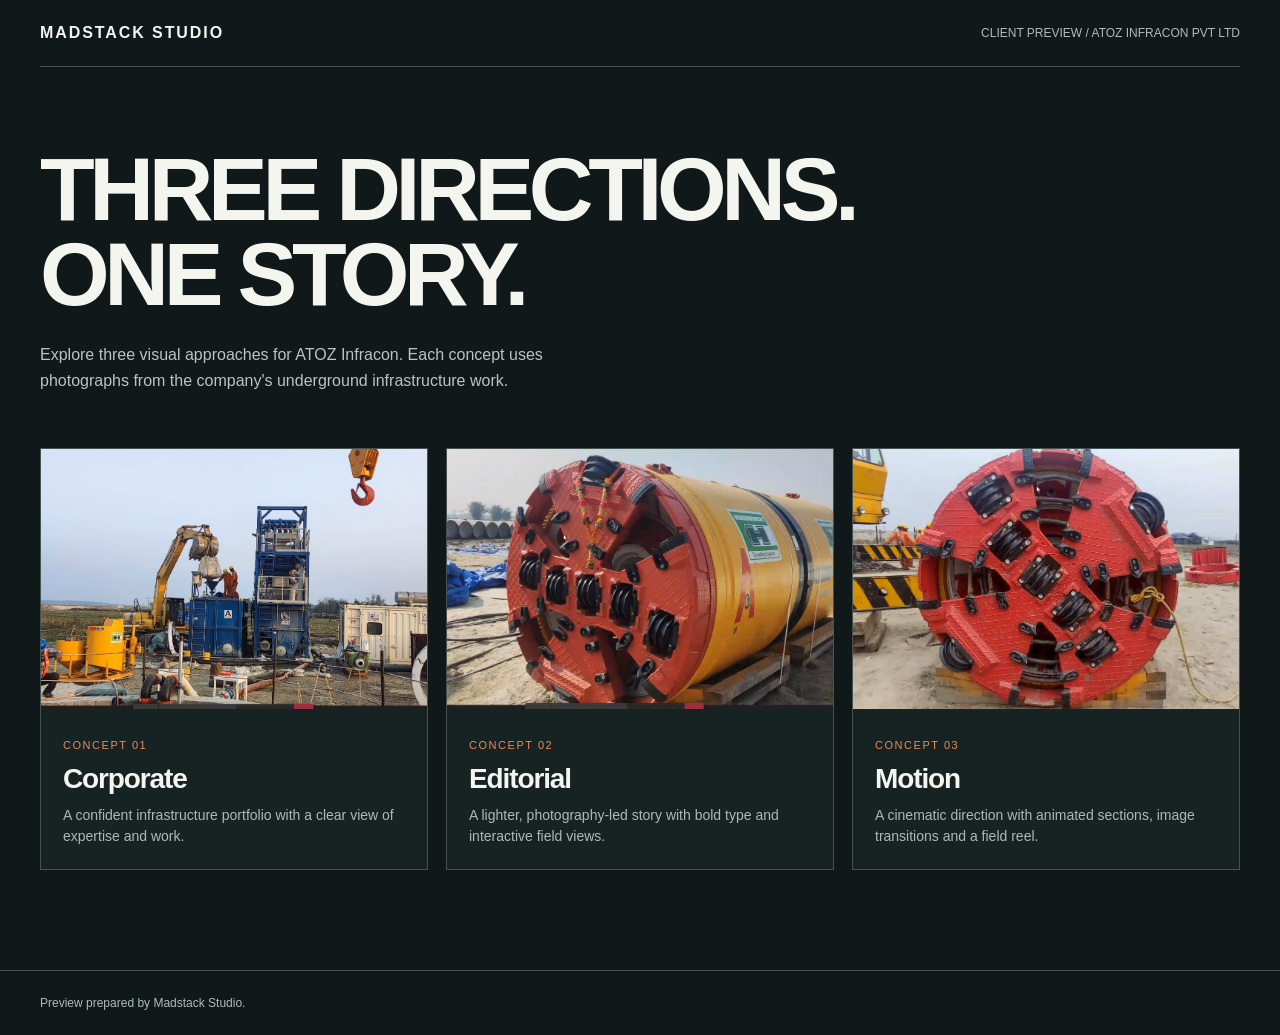
<file: index.html>
<!doctype html>
<html lang="en">
<head>
  <meta charset="utf-8">
  <meta name="viewport" content="width=device-width, initial-scale=1">
  <meta name="robots" content="noindex,nofollow">
  <title>ATOZ Infracon — Website Concepts | Madstack Studio</title>
  <style>
    *{box-sizing:border-box}body{margin:0;background:#101819;color:#f5f5f0;font-family:Arial,sans-serif}a{color:inherit;text-decoration:none}.wrap{width:min(100% - 40px,1200px);margin:auto}header{padding:24px 0;border-bottom:1px solid #475252;display:flex;justify-content:space-between;gap:20px;align-items:center}header strong{letter-spacing:.12em}header span{font-size:12px;color:#aebcba}main{padding:80px 0 100px}h1{font-size:clamp(44px,7vw,100px);letter-spacing:-.06em;line-height:.95;margin:0 0 25px}.intro{color:#b9c5c0;line-height:1.6;max-width:560px;margin:0 0 55px}.grid{display:grid;grid-template-columns:repeat(3,1fr);gap:18px}.card{display:block;border:1px solid #465251;background:#172323;overflow:hidden;transition:transform .25s,border-color .25s}.card:hover{transform:translateY(-6px);border-color:#e8652b}.card img{width:100%;height:260px;object-fit:cover}.card div{padding:22px}.card small{font-size:11px;letter-spacing:.14em;color:#e98a59}.card h2{font-size:28px;letter-spacing:-.04em;margin:10px 0}.card p{color:#acbab5;font-size:14px;line-height:1.5;margin:0}footer{border-top:1px solid #475252;padding:25px 0;font-size:12px;color:#aebcba}@media(max-width:750px){header span{display:none}.grid{grid-template-columns:1fr}.card img{height:240px}main{padding:55px 0 70px}}
  </style>
</head>
<body>
  <div class="wrap"><header><strong>MADSTACK STUDIO</strong><span>CLIENT PREVIEW / ATOZ INFRACON PVT LTD</span></header></div>
  <main class="wrap"><h1>THREE DIRECTIONS.<br>ONE STORY.</h1><p class="intro">Explore three visual approaches for ATOZ Infracon. Each concept uses photographs from the company's underground infrastructure work.</p><div class="grid">
    <a class="card" href="concept-01/"><img src="concept-01/assets/site-equipment.png" alt="Underground construction site"><div><small>CONCEPT 01</small><h2>Corporate</h2><p>A confident infrastructure portfolio with a clear view of expertise and work.</p></div></a>
    <a class="card" href="concept-02/"><img src="concept-02/assets/tbm-main.png" alt="Tunnel boring machine"><div><small>CONCEPT 02</small><h2>Editorial</h2><p>A lighter, photography-led story with bold type and interactive field views.</p></div></a>
    <a class="card" href="concept-03/"><img src="concept-03/assets/tbm-front.png" alt="Front of a tunnel boring machine"><div><small>CONCEPT 03</small><h2>Motion</h2><p>A cinematic direction with animated sections, image transitions and a field reel.</p></div></a>
  </div></main>
  <footer><div class="wrap">Preview prepared by Madstack Studio.</div></footer>
</body>
</html>
</file>
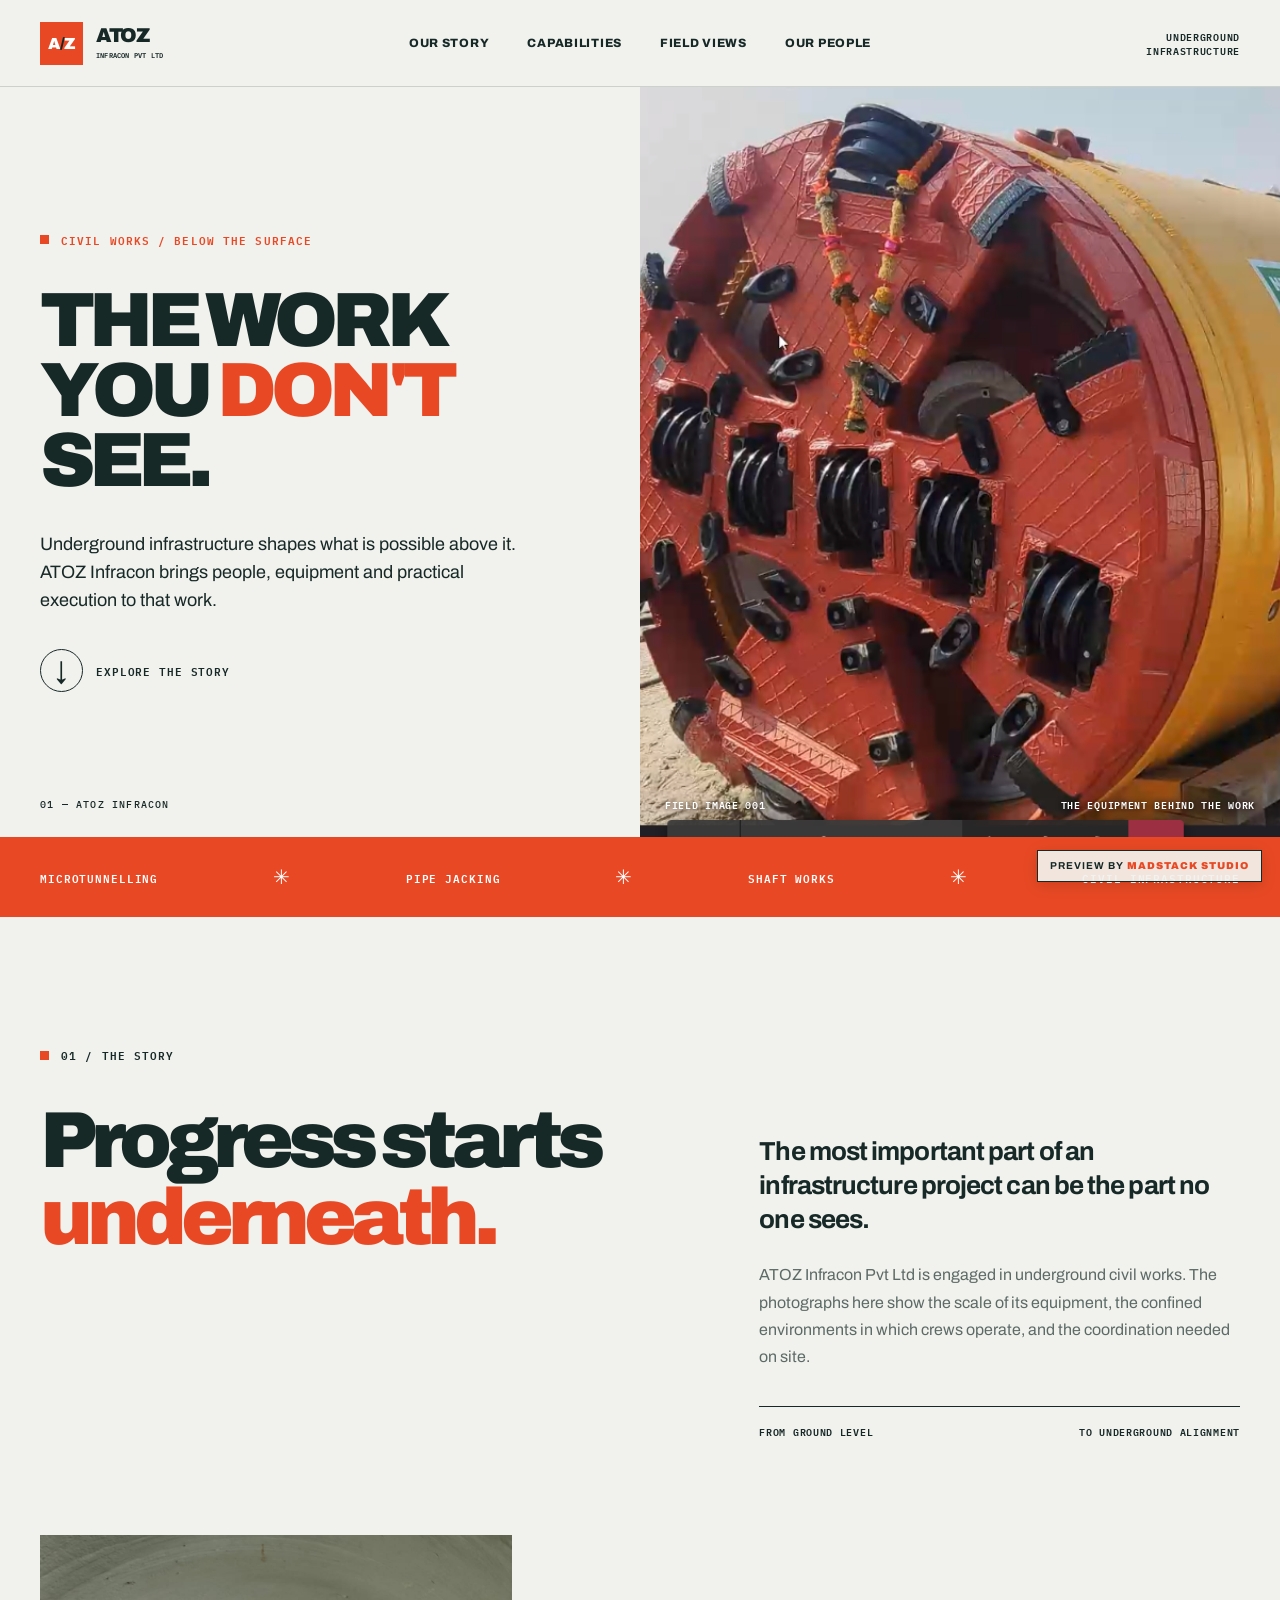
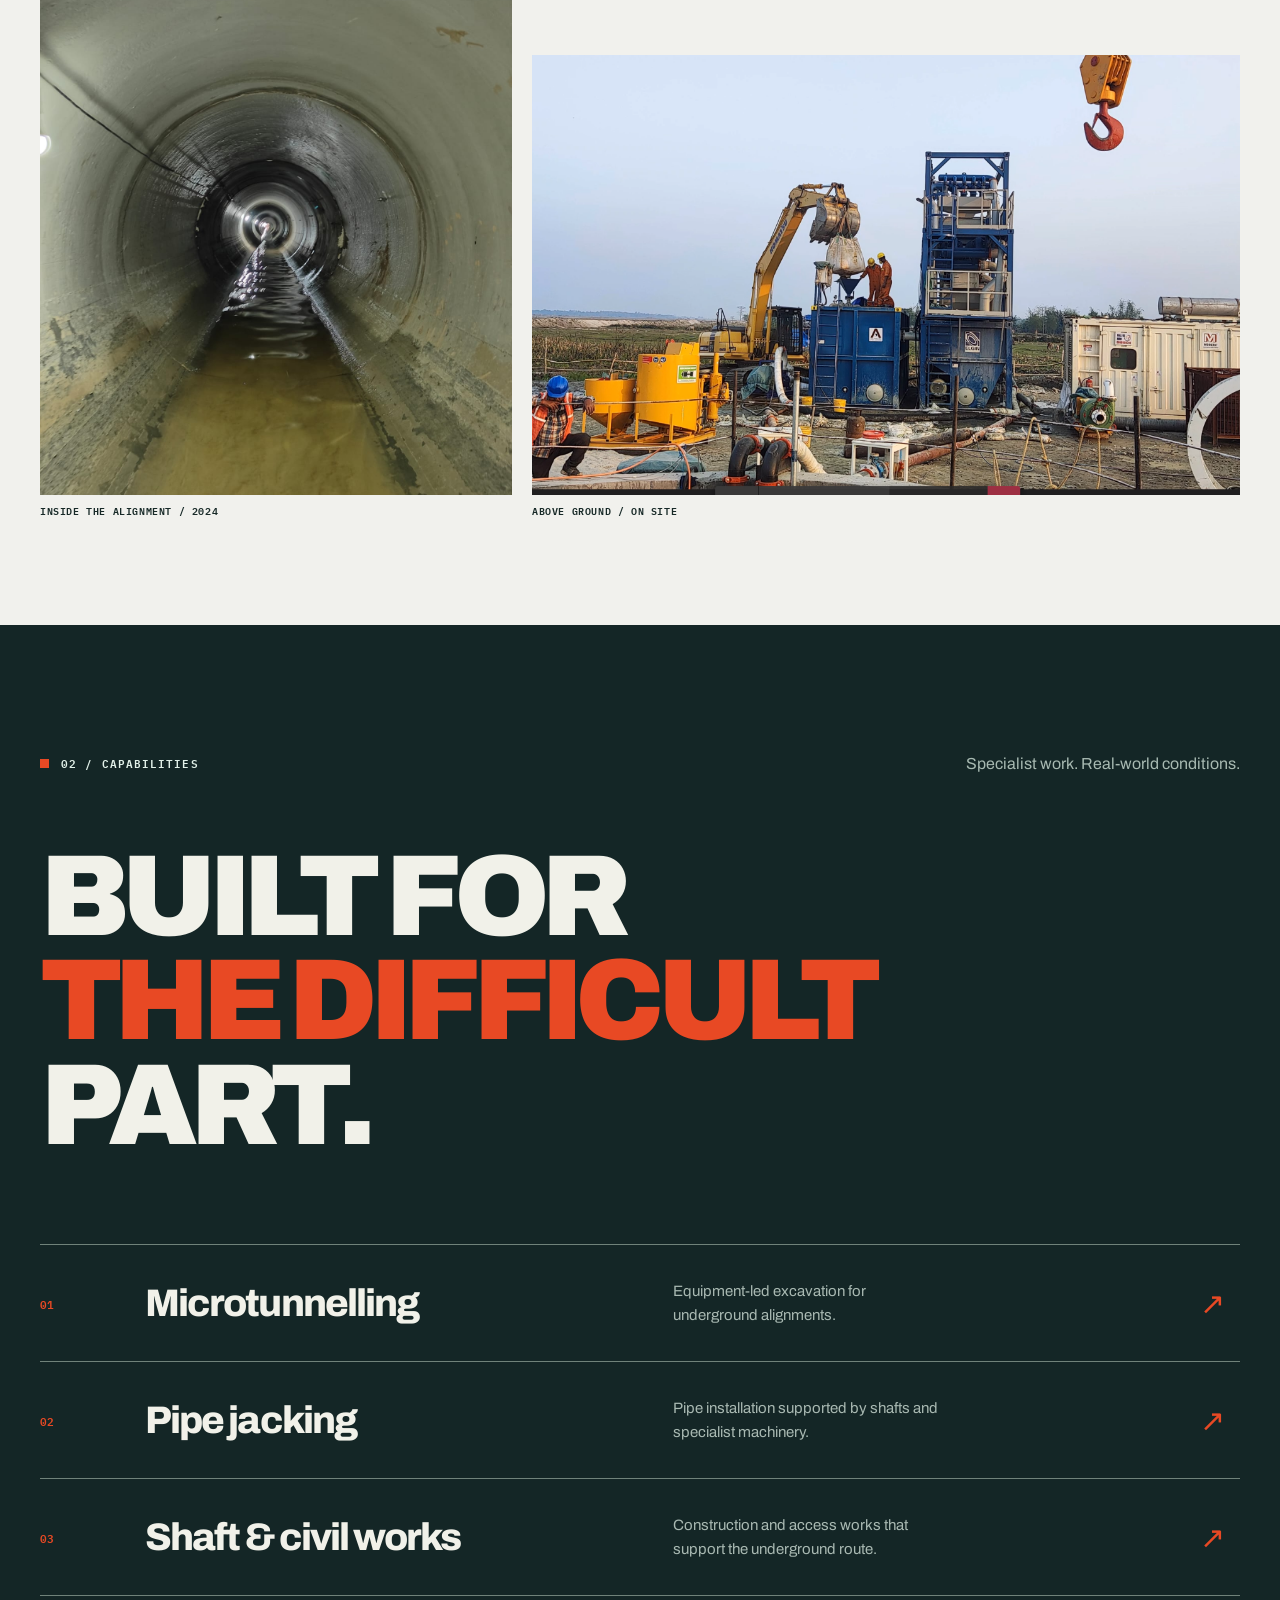
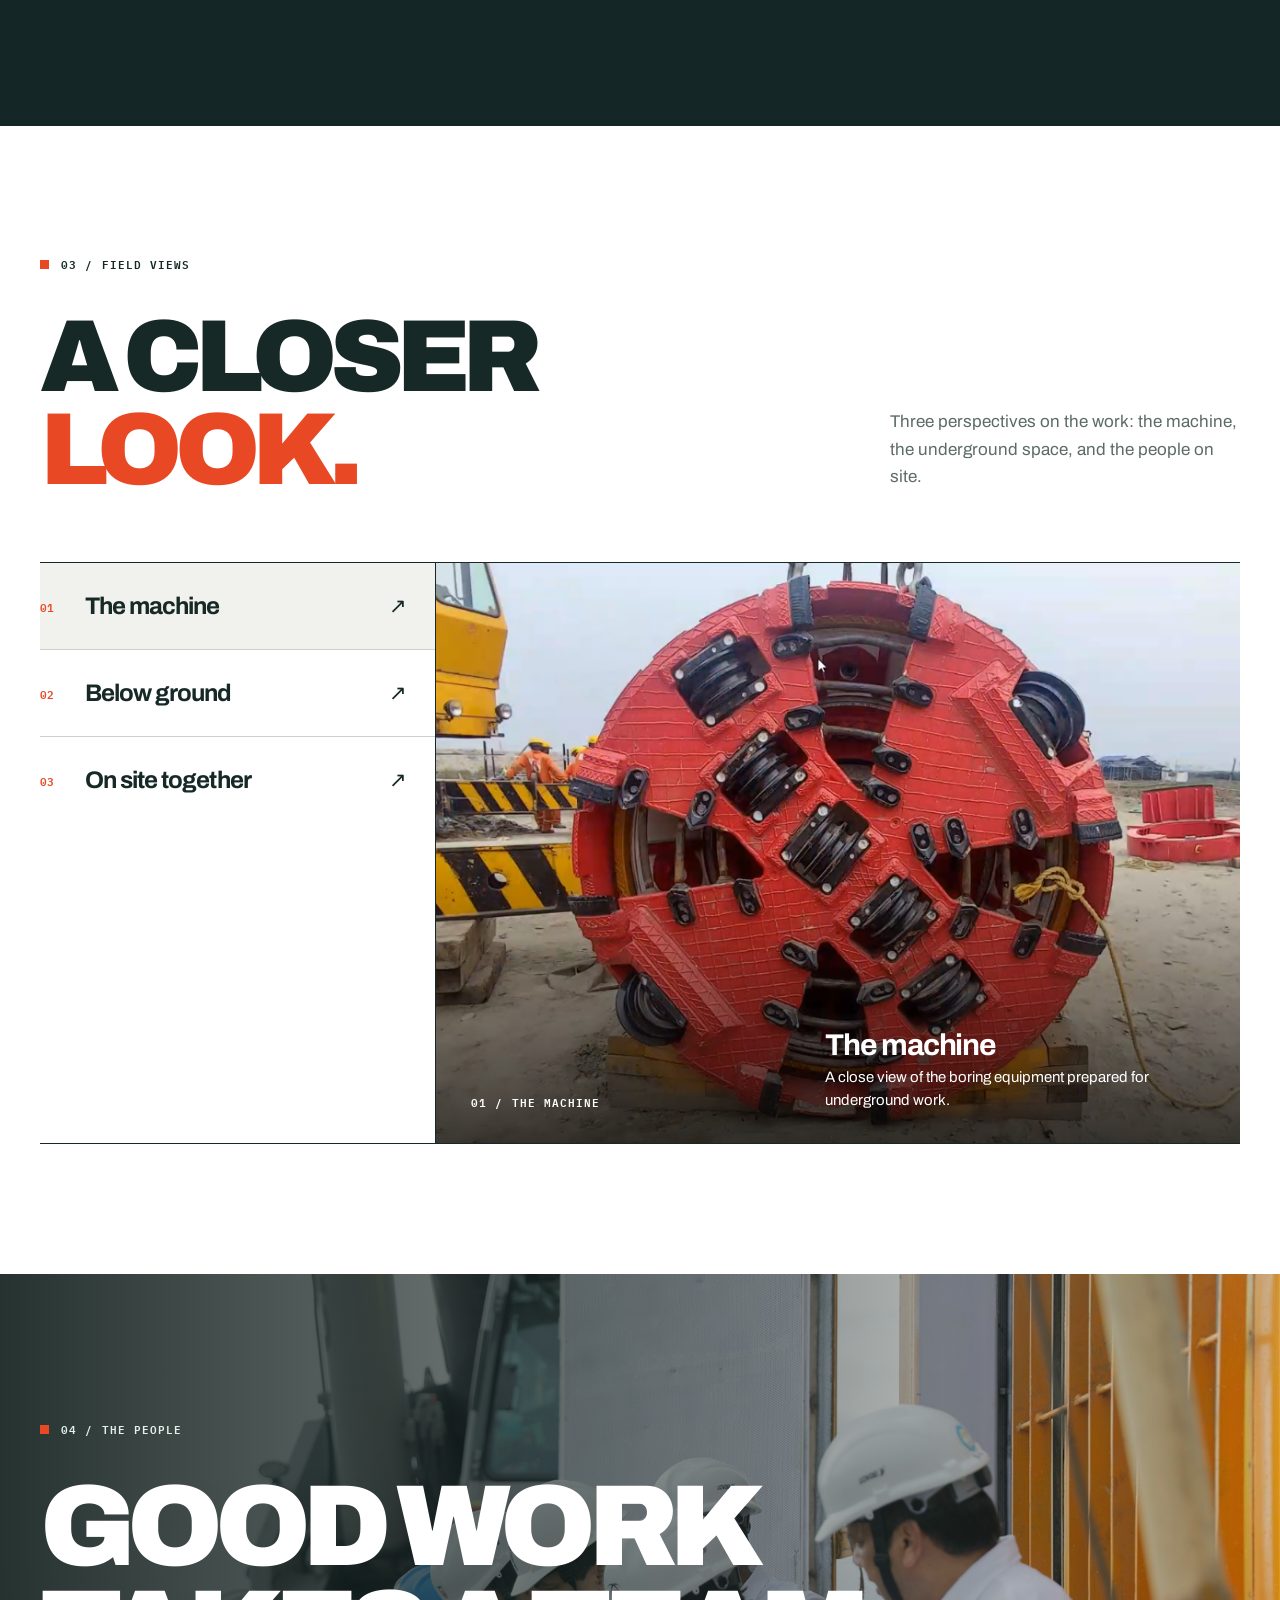
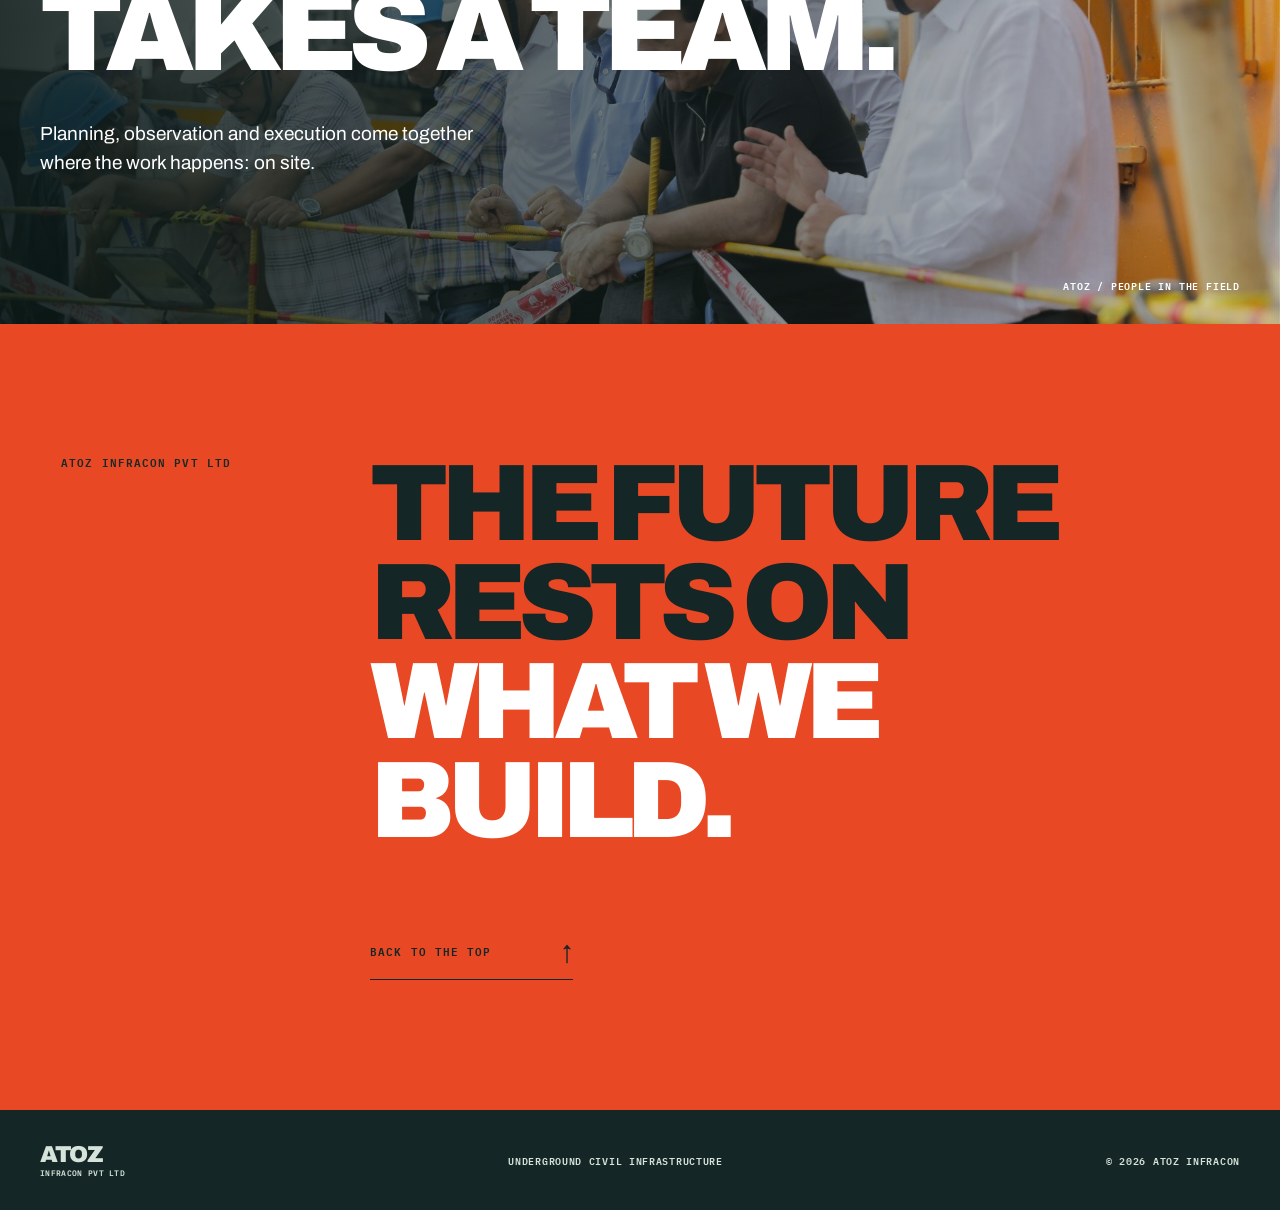
<file: concept-02/index.html>
<!doctype html>
<html lang="en">
<head>
  <meta charset="utf-8">
  <meta name="viewport" content="width=device-width, initial-scale=1">
  <meta name="robots" content="noindex,nofollow">
  <meta name="theme-color" content="#f1f1ed">
  <meta name="description" content="ATOZ Infracon Pvt Ltd — a photographic look at underground civil infrastructure, tunnelling and the people behind the work.">
  <title>ATOZ Infracon | Built Below Ground</title>
  <link rel="preconnect" href="https://fonts.googleapis.com">
  <link rel="preconnect" href="https://fonts.gstatic.com" crossorigin>
  <link href="https://fonts.googleapis.com/css2?family=Archivo:wght@400;500;600;700;800;900&family=IBM+Plex+Mono:wght@400;500;600&display=swap" rel="stylesheet">
  <link rel="stylesheet" href="styles.css">
</head>
<body>
  <a class="skip" href="#main">Skip to content</a>
  <header class="header" id="top">
    <div class="wrap header-grid">
      <a class="identity" href="#top" aria-label="ATOZ Infracon home"><span class="identity-symbol" aria-hidden="true">A<span>/</span>Z</span><span class="identity-text">ATOZ<br><small>INFRACON PVT LTD</small></span></a>
      <nav class="nav" id="nav" aria-label="Primary navigation"><a href="#story">Our story</a><a href="#capabilities">Capabilities</a><a href="#field">Field views</a><a href="#team">Our people</a></nav>
      <div class="header-side"><span>UNDERGROUND<br>INFRASTRUCTURE</span><button class="menu" type="button" aria-label="Open menu" aria-expanded="false" aria-controls="nav"><span></span><span></span></button></div>
    </div>
  </header>
  <main id="main">
    <section class="hero" aria-labelledby="hero-title">
      <div class="hero-copy"><div class="hero-copy-inner"><p class="micro"><span class="square"></span> CIVIL WORKS / BELOW THE SURFACE</p><h1 id="hero-title">THE WORK<br>YOU <em>DON'T</em><br>SEE.</h1><p class="hero-lead">Underground infrastructure shapes what is possible above it. ATOZ Infracon brings people, equipment and practical execution to that work.</p><a class="circle-link" href="#story"><span class="circle-arrow" aria-hidden="true">↓</span><span>EXPLORE THE STORY</span></a></div><span class="hero-coordinate">01 — ATOZ INFRACON</span></div>
      <div class="hero-media"><img src="assets/tbm-main.png" alt="Red and yellow tunnel boring machine at a construction site" fetchpriority="high"><div class="media-label"><span>FIELD IMAGE 001</span><span>THE EQUIPMENT BEHIND THE WORK</span></div></div>
    </section>
    <div class="ticker" aria-label="Key areas of work"><div class="wrap ticker-inner"><span>MICROTUNNELLING</span><b>✳</b><span>PIPE JACKING</span><b>✳</b><span>SHAFT WORKS</span><b>✳</b><span>CIVIL INFRASTRUCTURE</span></div></div>
    <section class="story section-space" id="story" aria-labelledby="story-title"><div class="wrap story-grid"><div class="story-heading"><p class="micro dark"><span class="square"></span> 01 / THE STORY</p><h2 id="story-title">Progress starts<br><em>underneath.</em></h2></div><div class="story-text"><p class="large">The most important part of an infrastructure project can be the part no one sees.</p><p>ATOZ Infracon Pvt Ltd is engaged in underground civil works. The photographs here show the scale of its equipment, the confined environments in which crews operate, and the coordination needed on site.</p><div class="story-line"><span>FROM GROUND LEVEL</span><span>TO UNDERGROUND ALIGNMENT</span></div></div></div><div class="wrap story-images"><div class="story-image-a"><img src="assets/tunnel-interior.jpeg" alt="View through the interior of a long underground pipe" loading="lazy"><span>INSIDE THE ALIGNMENT / 2024</span></div><div class="story-image-b"><img src="assets/site-equipment.png" alt="Specialist construction equipment working on an open site" loading="lazy"><span>ABOVE GROUND / ON SITE</span></div></div></section>
    <section class="capabilities section-space" id="capabilities" aria-labelledby="capabilities-title"><div class="wrap"><div class="section-top"><p class="micro light"><span class="square"></span> 02 / CAPABILITIES</p><p>Specialist work. Real-world conditions.</p></div><h2 id="capabilities-title">BUILT FOR<br><em>THE DIFFICULT</em><br>PART.</h2><div class="cap-list"><article><span>01</span><h3>Microtunnelling</h3><p>Equipment-led excavation for underground alignments.</p><span class="cap-mark" aria-hidden="true">↗</span></article><article><span>02</span><h3>Pipe jacking</h3><p>Pipe installation supported by shafts and specialist machinery.</p><span class="cap-mark" aria-hidden="true">↗</span></article><article><span>03</span><h3>Shaft &amp; civil works</h3><p>Construction and access works that support the underground route.</p><span class="cap-mark" aria-hidden="true">↗</span></article></div></div></section>
    <section class="field section-space" id="field" aria-labelledby="field-title"><div class="wrap"><div class="field-header"><div><p class="micro dark"><span class="square"></span> 03 / FIELD VIEWS</p><h2 id="field-title">A CLOSER<br><em>LOOK.</em></h2></div><p>Three perspectives on the work: the machine, the underground space, and the people on site.</p></div><div class="field-layout"><div class="field-tabs" role="tablist" aria-label="Field photographs"><button class="field-tab selected" type="button" role="tab" id="tab-machine" aria-controls="field-panel" aria-selected="true" data-image="assets/tbm-front.png" data-alt="Front face of a red tunnel boring machine" data-label="01 / THE MACHINE" data-title="The machine" data-copy="A close view of the boring equipment prepared for underground work."><span>01</span><strong>The machine</strong><span aria-hidden="true">↗</span></button><button class="field-tab" type="button" role="tab" id="tab-underground" aria-controls="field-panel" aria-selected="false" tabindex="-1" data-image="assets/shaft-work.jpeg" data-alt="Workers and pipe jacking equipment inside a shaft" data-label="02 / UNDERGROUND" data-title="Below ground" data-copy="Inside the shaft, the scale and precision of the work become visible."><span>02</span><strong>Below ground</strong><span aria-hidden="true">↗</span></button><button class="field-tab" type="button" role="tab" id="tab-people" aria-controls="field-panel" aria-selected="false" tabindex="-1" data-image="assets/crew-aerial.jpg" data-alt="Aerial view of construction crew gathered on site" data-label="03 / THE PEOPLE" data-title="On site together" data-copy="The crews and site teams behind each stage of construction."><span>03</span><strong>On site together</strong><span aria-hidden="true">↗</span></button></div><div class="field-panel" id="field-panel" role="tabpanel" aria-labelledby="tab-machine" tabindex="0"><img id="field-image" src="assets/tbm-front.png" alt="Front face of a red tunnel boring machine" loading="lazy"><div class="field-caption"><span id="field-label">01 / THE MACHINE</span><div><h3 id="field-name">The machine</h3><p id="field-copy">A close view of the boring equipment prepared for underground work.</p></div></div></div></div></div></section>
    <section class="team" id="team" aria-labelledby="team-title"><img src="assets/site-team.jpg" alt="Site team reviewing works together in hard hats" loading="lazy"><div class="team-shade"></div><div class="wrap team-content"><p class="micro light"><span class="square"></span> 04 / THE PEOPLE</p><h2 id="team-title">GOOD WORK<br>TAKES A TEAM.</h2><p>Planning, observation and execution come together where the work happens: on site.</p></div><span class="team-note">ATOZ / PEOPLE IN THE FIELD</span></section>
    <section class="closing section-space"><div class="wrap closing-grid"><p class="micro dark"><span class="square"></span> ATOZ INFRACON PVT LTD</p><h2>THE FUTURE<br>RESTS ON<br><em>WHAT WE BUILD.</em></h2><a href="#top" class="closing-link">BACK TO THE TOP <span aria-hidden="true">↑</span></a></div></section>
  </main>
  <footer class="footer"><div class="wrap footer-inner"><span>ATOZ <small>INFRACON PVT LTD</small></span><span>UNDERGROUND CIVIL INFRASTRUCTURE</span><span>© <span id="year"></span> ATOZ INFRACON</span></div></footer>
  <script src="script.js" defer></script>
  <div class="preview-mark" aria-label="Preview by Madstack Studio">PREVIEW BY <strong>MADSTACK STUDIO</strong></div>
</body>
</html>
</file>
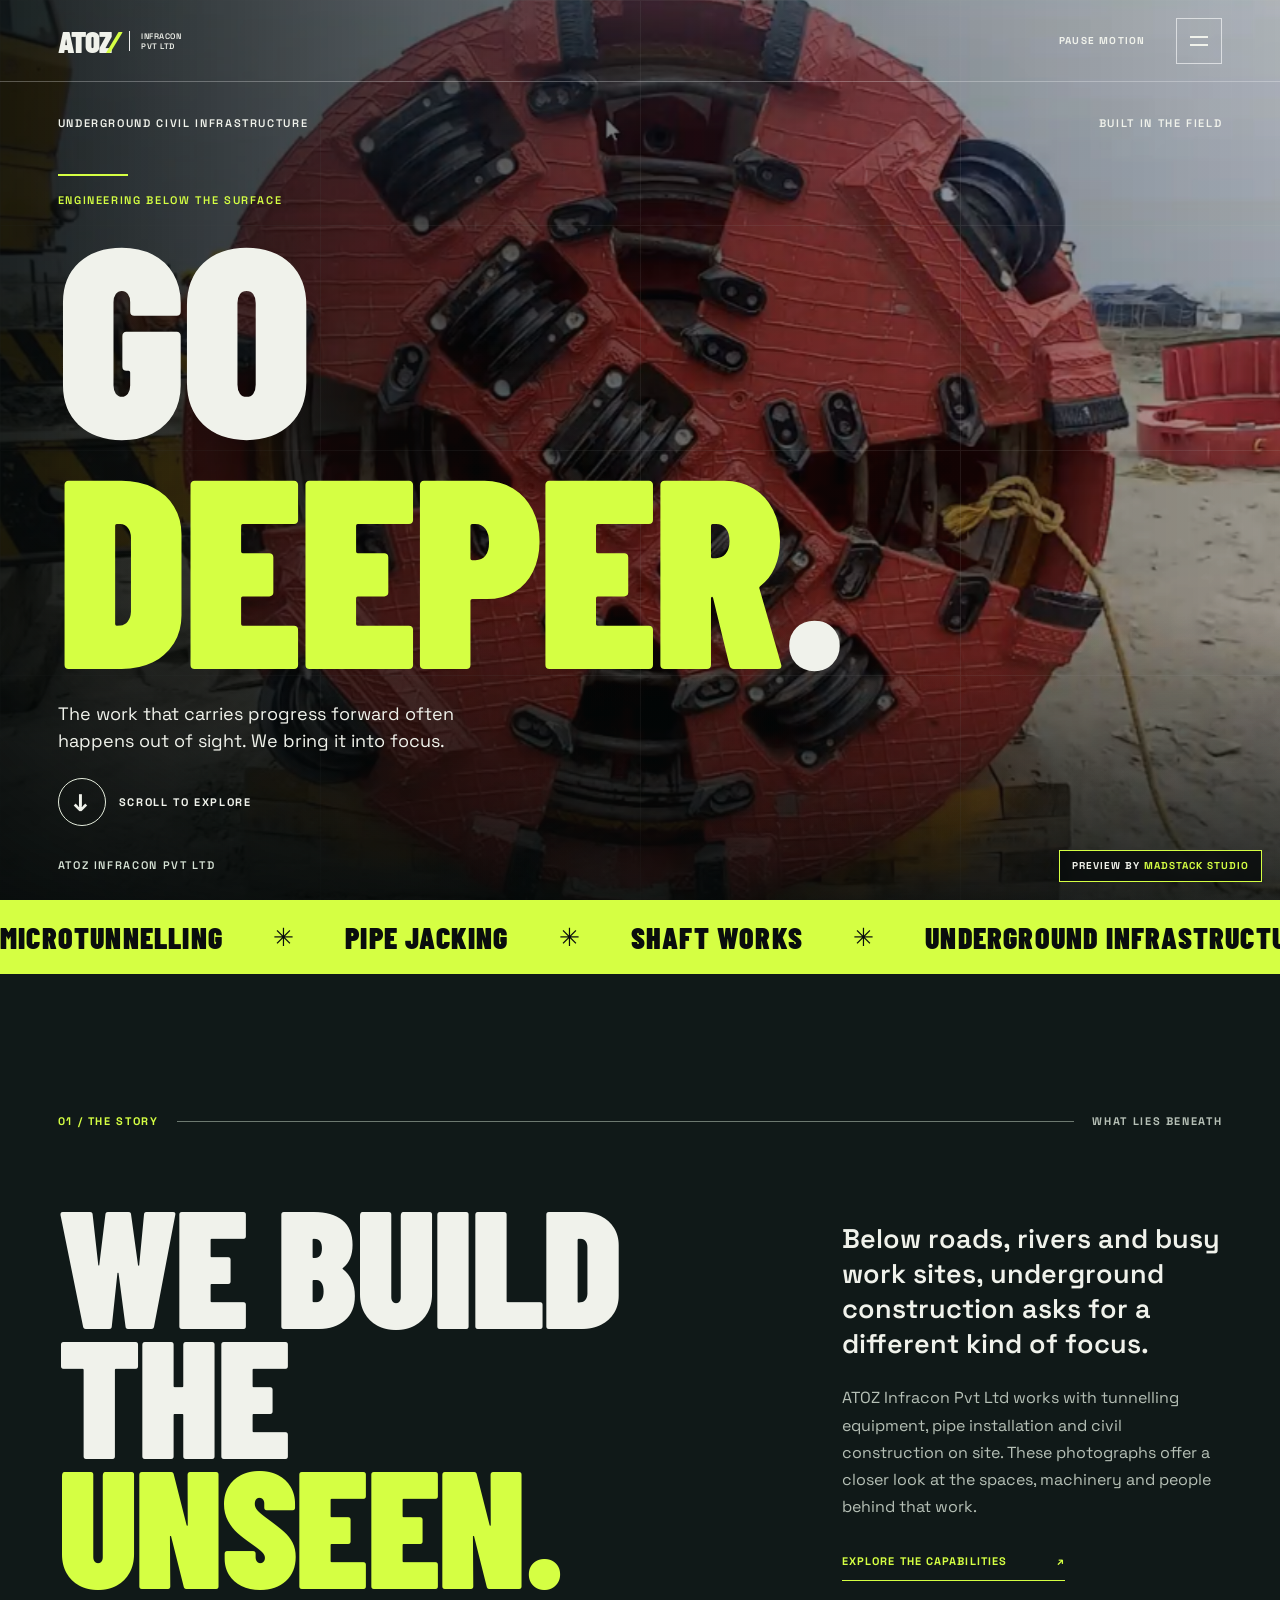
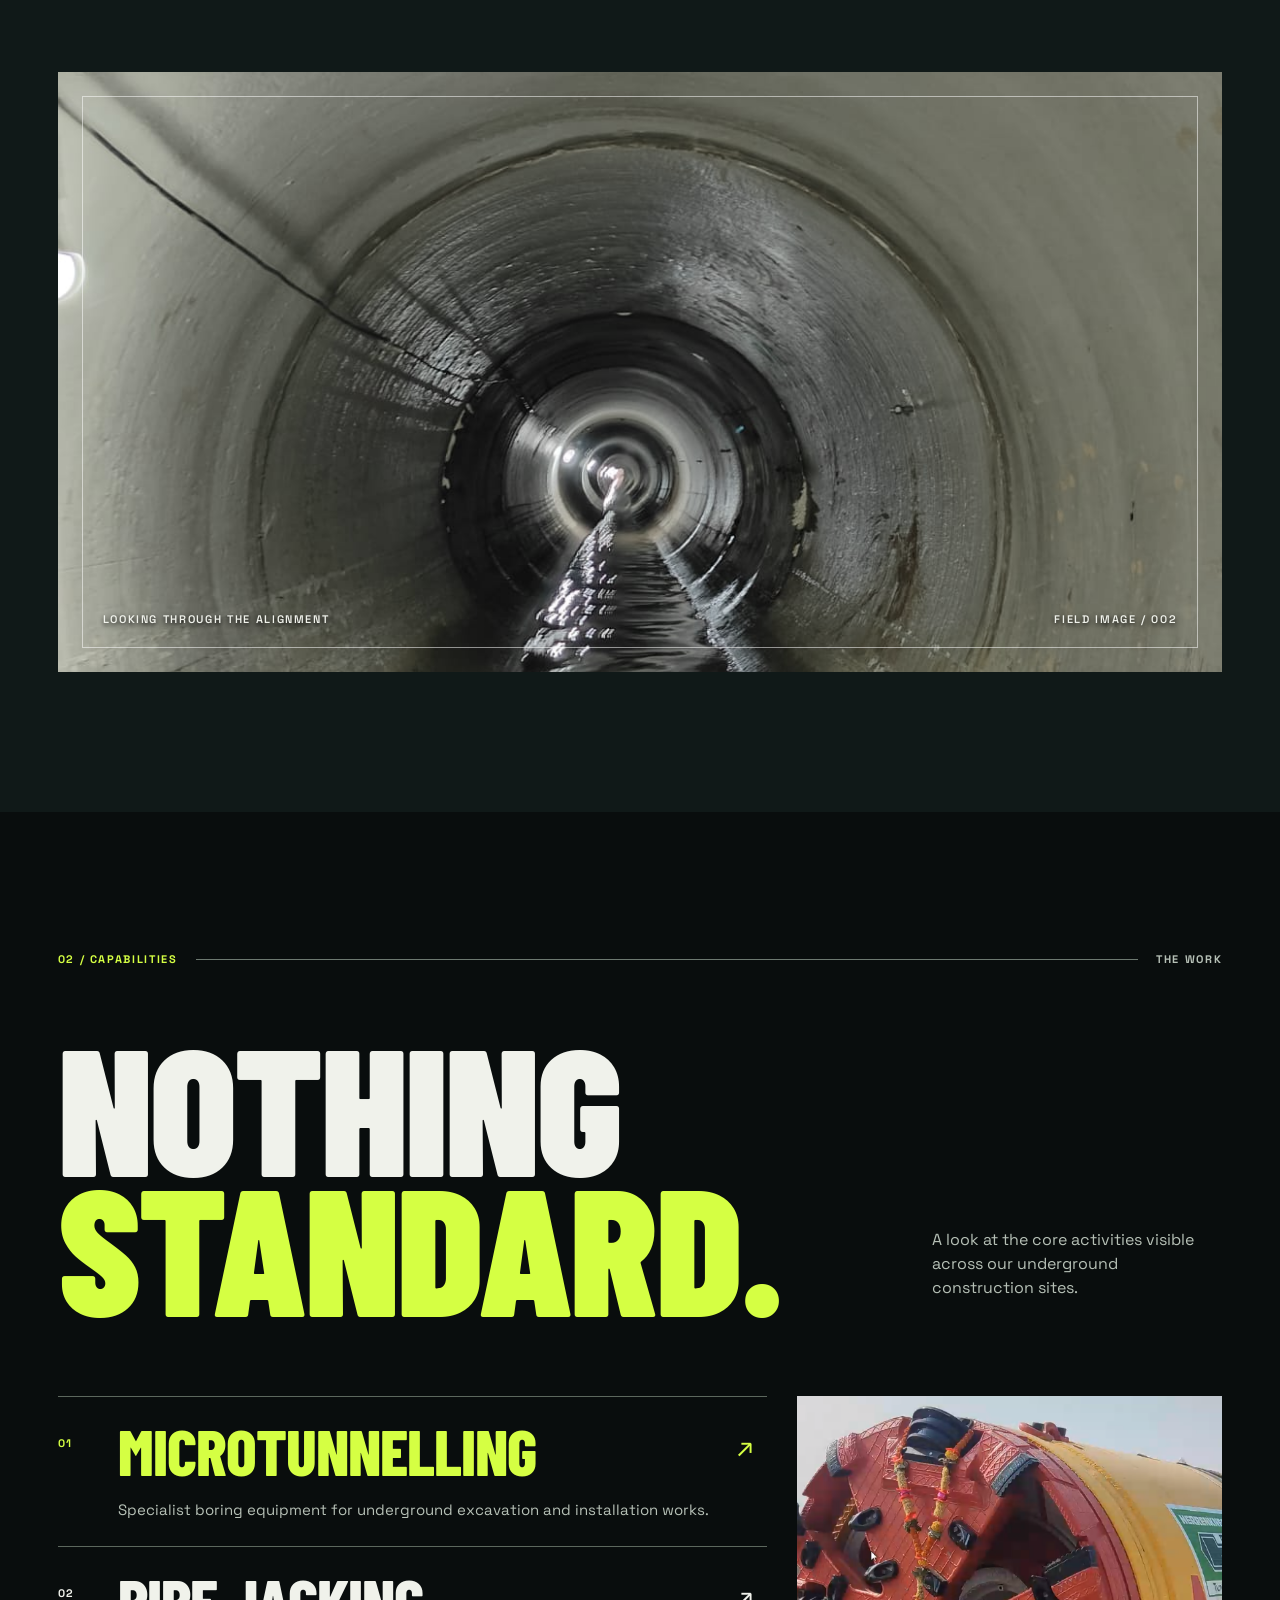
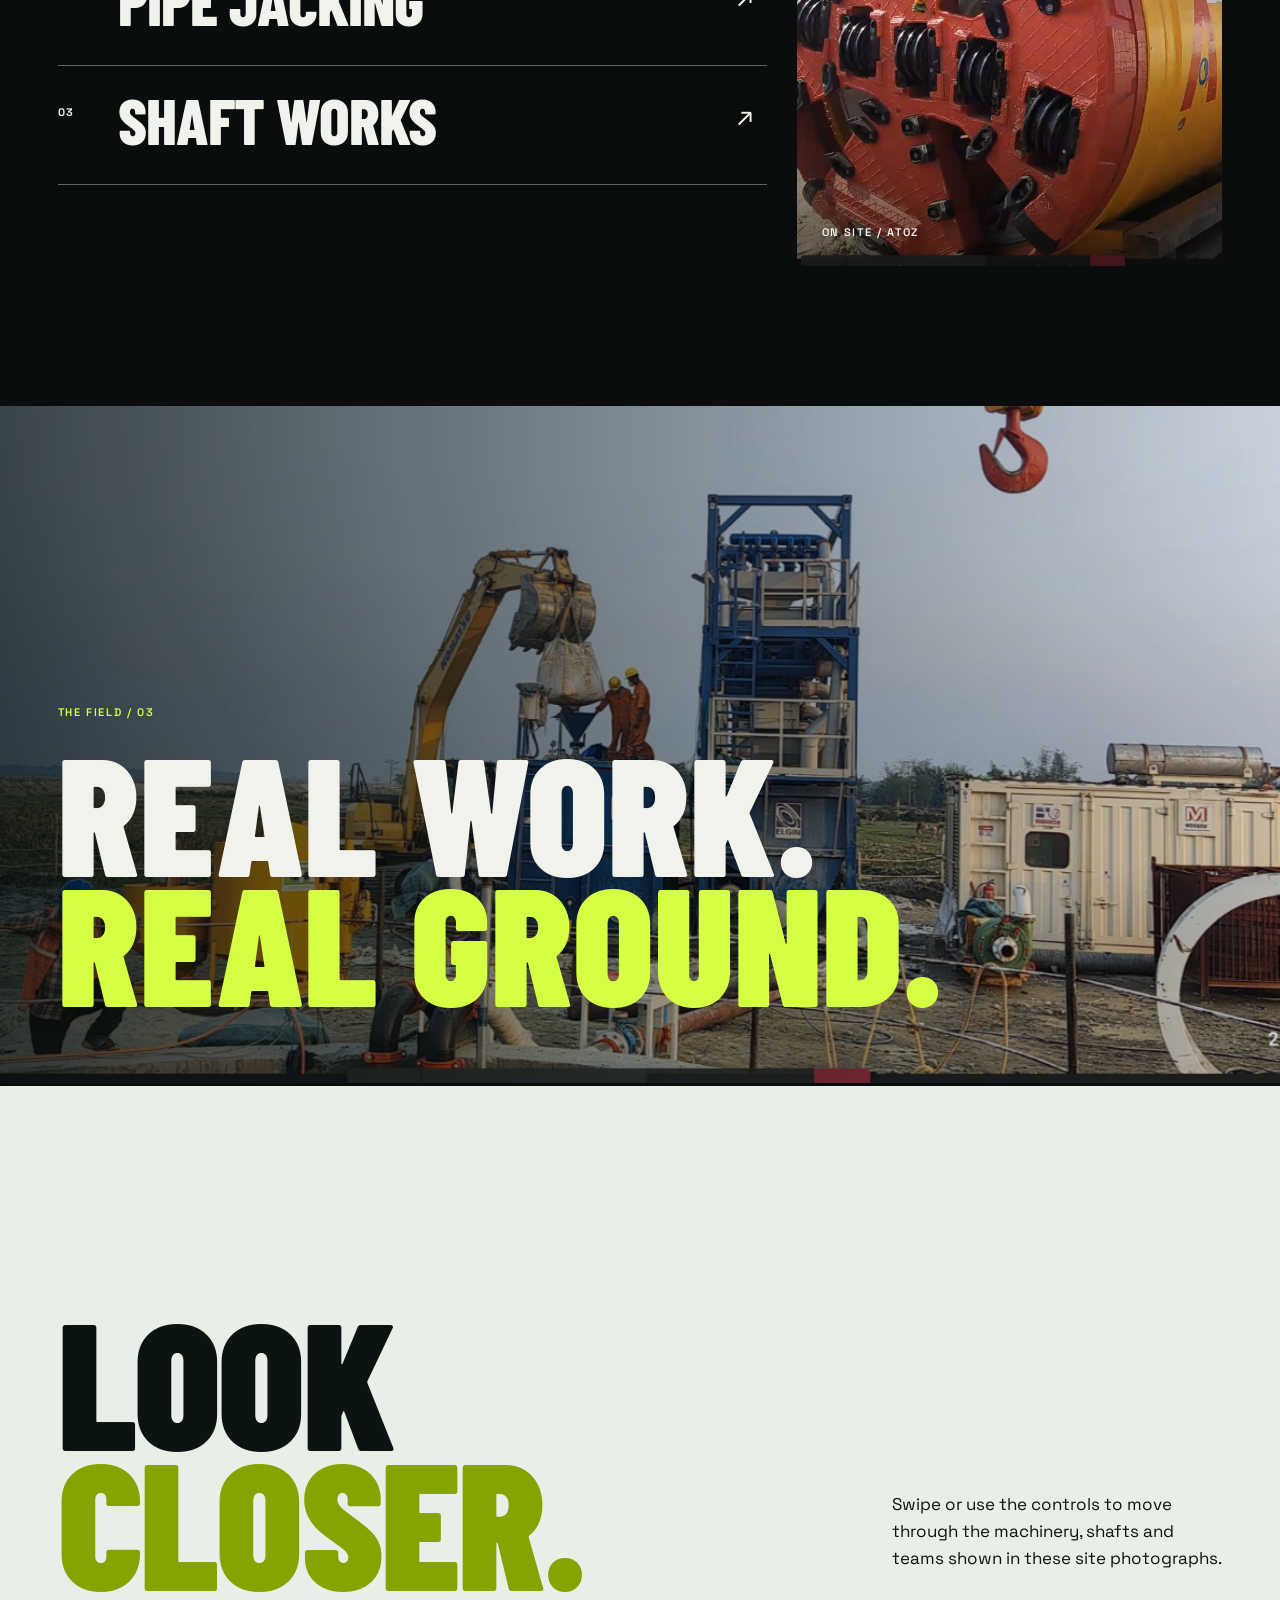
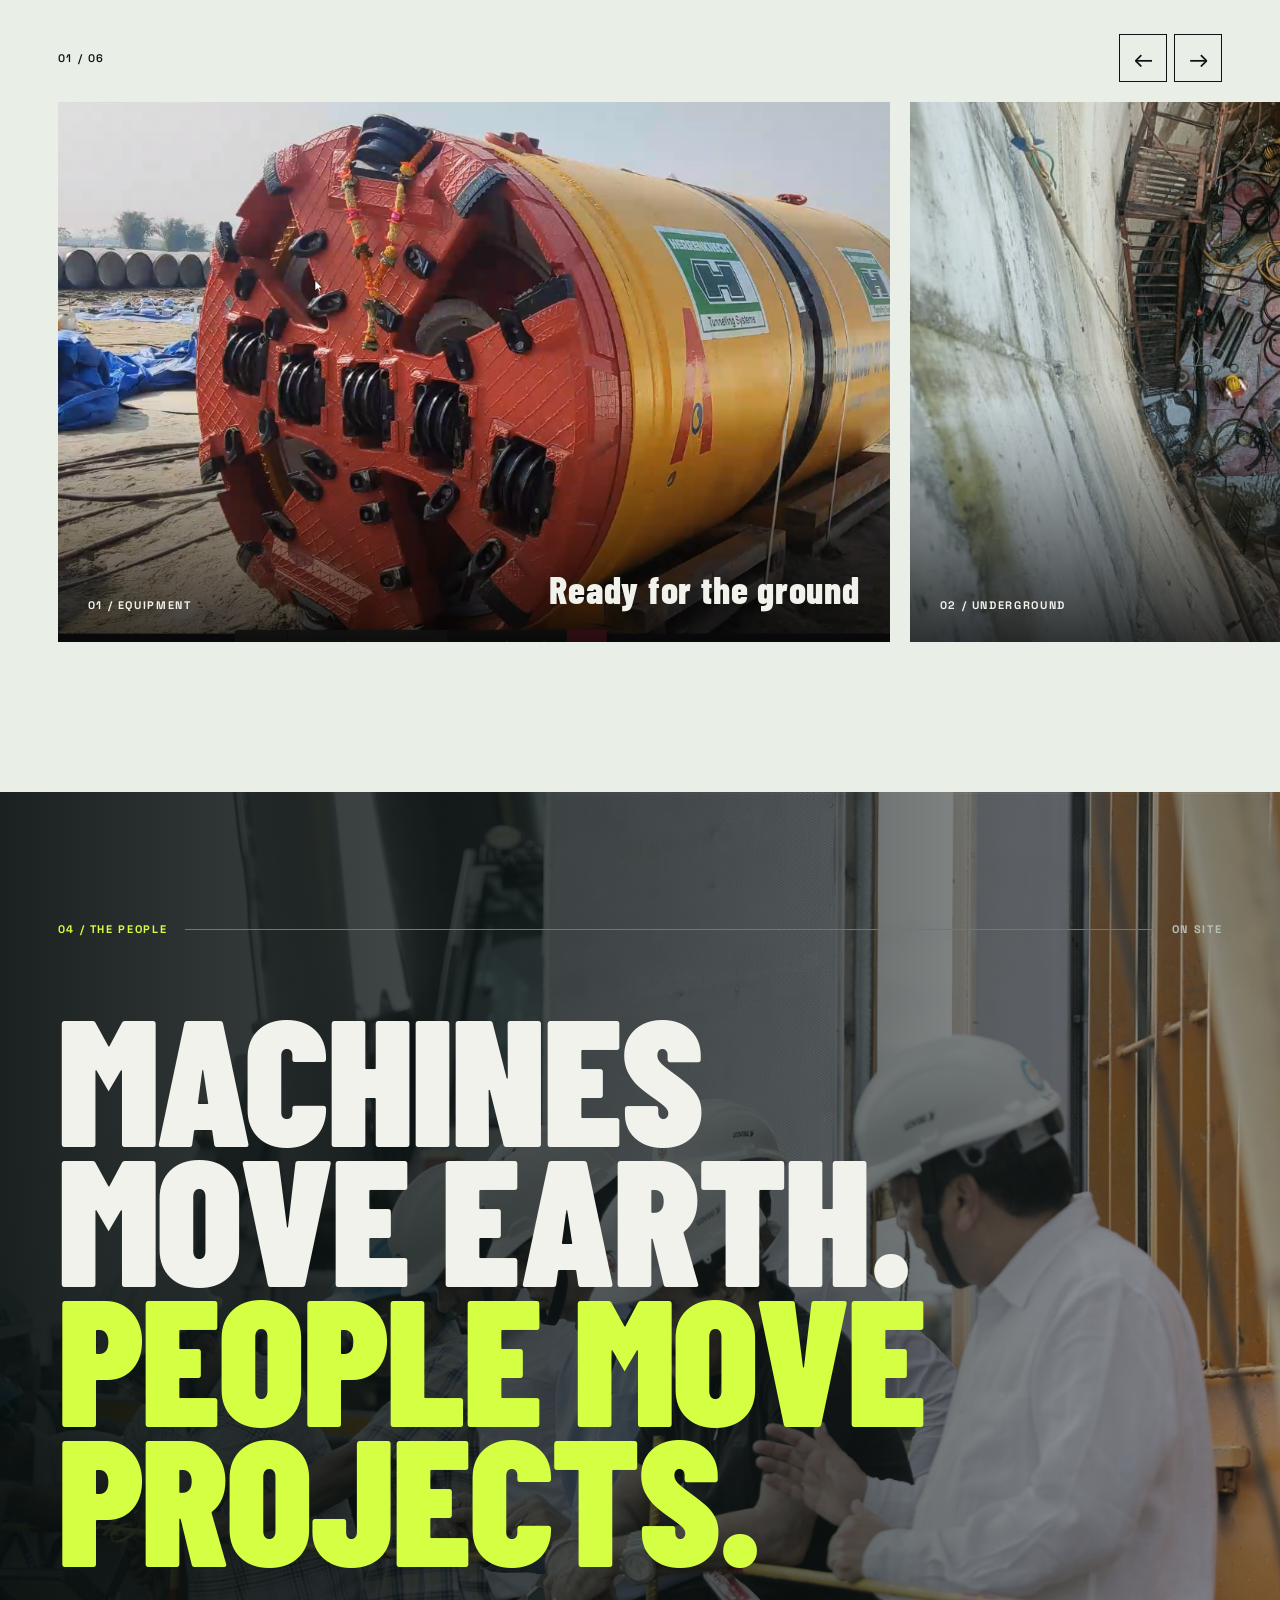
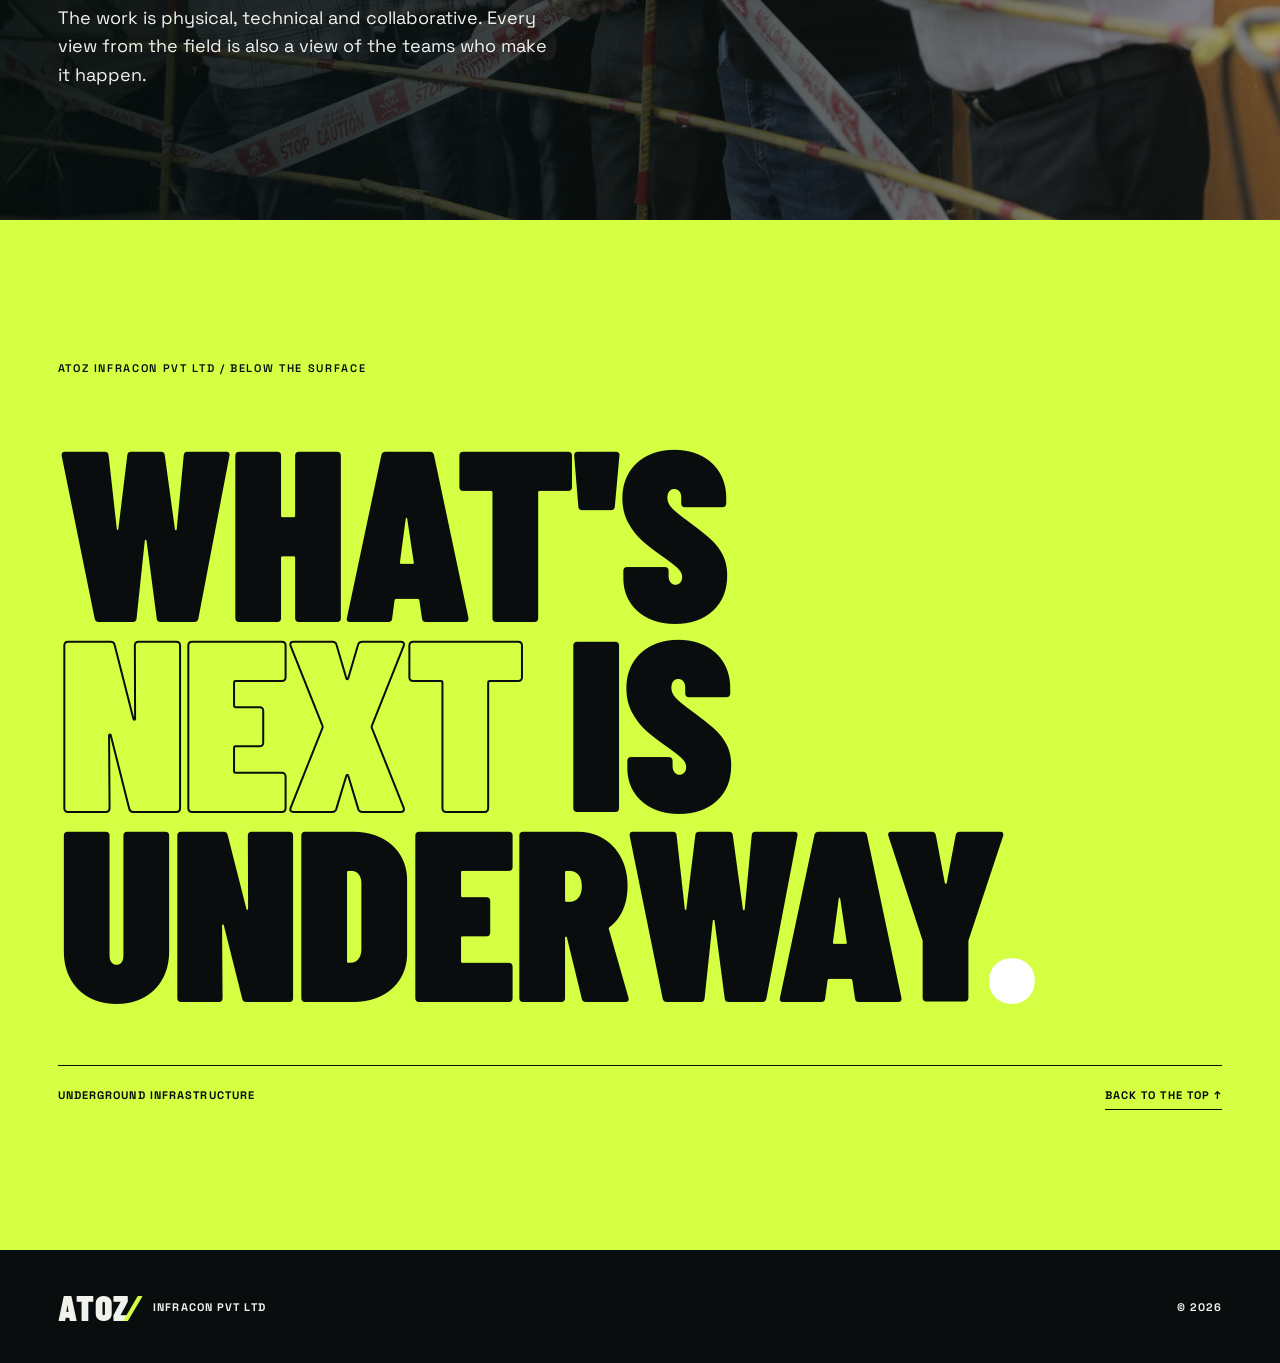
<file: concept-03/index.html>
<!doctype html>
<html lang="en">
<head>
  <meta charset="utf-8">
  <meta name="viewport" content="width=device-width, initial-scale=1">
  <meta name="robots" content="noindex,nofollow">
  <meta name="theme-color" content="#090d0d">
  <meta name="description" content="ATOZ Infracon Pvt Ltd — underground infrastructure told through the people, equipment and places behind the work.">
  <title>ATOZ Infracon — Go Deeper</title>
  <link rel="preconnect" href="https://fonts.googleapis.com">
  <link rel="preconnect" href="https://fonts.gstatic.com" crossorigin>
  <link href="https://fonts.googleapis.com/css2?family=Barlow+Condensed:wght@500;600;700;800;900&family=Space+Grotesk:wght@400;500;600;700&display=swap" rel="stylesheet">
  <link rel="stylesheet" href="styles.css">
</head>
<body>
  <a class="skip" href="#main">Skip to content</a>
  <div class="scroll-progress" aria-hidden="true"></div>
  <div class="cursor" aria-hidden="true"><span>VIEW</span></div>
  <header class="header" id="top"><a class="brand" href="#top" aria-label="ATOZ Infracon home"><strong>ATOZ<span>⁄</span></strong><small>INFRACON<br>PVT LTD</small></a><div class="header-actions"><button class="motion-toggle" type="button" aria-pressed="false" aria-label="Pause animations">PAUSE MOTION</button><button class="menu-button" type="button" aria-controls="menu-panel" aria-expanded="false" aria-label="Open menu"><span></span><span></span></button></div></header>
  <nav class="menu-panel" id="menu-panel" aria-label="Main navigation" inert><div class="menu-inner"><p class="mono">NAVIGATION / 001</p><a href="#manifesto"><span>01</span> The story</a><a href="#capabilities"><span>02</span> Capabilities</a><a href="#field"><span>03</span> Field views</a><a href="#people"><span>04</span> The people</a><small>ATOZ INFRACON PVT LTD / UNDERGROUND INFRASTRUCTURE</small></div></nav>
  <main id="main">
    <section class="hero" aria-labelledby="hero-heading"><div class="hero-photo"><img src="assets/tbm-front.png" alt="Front face of a red tunnel boring machine" fetchpriority="high"></div><div class="hero-grid" aria-hidden="true"></div><div class="hero-gradient"></div><div class="hero-top mono"><span>UNDERGROUND CIVIL INFRASTRUCTURE</span><span>BUILT IN THE FIELD</span></div><div class="hero-content"><div class="hero-rule"></div><p class="hero-kicker mono">ENGINEERING BELOW THE SURFACE</p><h1 id="hero-heading"><span class="hero-line"><span>GO</span></span><span class="hero-line lime"><span>DEEPER<span class="dot">.</span></span></span></h1><p class="hero-summary">The work that carries progress forward often happens out of sight. We bring it into focus.</p><a class="hero-scroll" href="#manifesto"><span class="scroll-circle">↓</span><span>SCROLL TO EXPLORE</span></a></div><div class="hero-bottom mono"><span>ATOZ INFRACON PVT LTD</span><span>01 / 05</span></div></section>
    <div class="signal" aria-label="Areas of work"><div class="signal-track"><span>MICROTUNNELLING</span><i>✳</i><span>PIPE JACKING</span><i>✳</i><span>SHAFT WORKS</span><i>✳</i><span>UNDERGROUND INFRASTRUCTURE</span><i>✳</i><span>MICROTUNNELLING</span><i>✳</i><span>PIPE JACKING</span><i>✳</i><span>SHAFT WORKS</span><i>✳</i><span>UNDERGROUND INFRASTRUCTURE</span><i>✳</i></div></div>
    <section class="manifesto section-pad" id="manifesto" aria-labelledby="manifesto-heading"><div class="container"><div class="section-label reveal"><span class="section-index">01 / THE STORY</span><span class="line"></span><span>WHAT LIES BENEATH</span></div><div class="manifesto-grid"><h2 id="manifesto-heading" class="reveal">WE BUILD<br>THE <em>UNSEEN.</em></h2><div class="manifesto-text reveal"><p class="lead">Below roads, rivers and busy work sites, underground construction asks for a different kind of focus.</p><p>ATOZ Infracon Pvt Ltd works with tunnelling equipment, pipe installation and civil construction on site. These photographs offer a closer look at the spaces, machinery and people behind that work.</p><a href="#capabilities" class="slash-link">EXPLORE THE CAPABILITIES <span>↗</span></a></div></div><div class="manifesto-visual reveal"><img src="assets/tunnel-interior.jpeg" alt="Looking down the interior of an underground pipe" loading="lazy"><div class="visual-frame"></div><div class="visual-caption mono"><span>LOOKING THROUGH THE ALIGNMENT</span><span>FIELD IMAGE / 002</span></div></div></div></section>
    <section class="capabilities section-pad" id="capabilities" aria-labelledby="cap-heading"><div class="container"><div class="section-label reveal"><span class="section-index">02 / CAPABILITIES</span><span class="line"></span><span>THE WORK</span></div><div class="cap-intro"><h2 id="cap-heading" class="reveal">NOTHING<br><em>STANDARD.</em></h2><p class="reveal">A look at the core activities visible across our underground construction sites.</p></div><div class="cap-stage"><div class="cap-rows" role="group" aria-label="Explore capabilities"><button class="cap-row active" type="button" aria-expanded="true" data-image="assets/tbm-main.png" data-alt="Tunnel boring machine at a worksite"><span class="cap-number">01</span><span class="cap-name">MICROTUNNELLING</span><span class="cap-icon">↗</span><span class="cap-detail">Specialist boring equipment for underground excavation and installation works.</span></button><button class="cap-row" type="button" aria-expanded="false" data-image="assets/tunnel-interior.jpeg" data-alt="Interior of an installed underground pipe"><span class="cap-number">02</span><span class="cap-name">PIPE JACKING</span><span class="cap-icon">↗</span><span class="cap-detail">Pipe advancement through a planned underground alignment.</span></button><button class="cap-row" type="button" aria-expanded="false" data-image="assets/shaft-work.jpeg" data-alt="Workers and equipment inside a construction shaft"><span class="cap-number">03</span><span class="cap-name">SHAFT WORKS</span><span class="cap-icon">↗</span><span class="cap-detail">The access and working space that supports below-ground construction.</span></button></div><div class="cap-image reveal"><img src="assets/tbm-main.png" alt="Tunnel boring machine at a worksite"><span class="mono">ON SITE / ATOZ</span></div></div></div></section>
    <section class="break-frame" aria-label="Construction equipment in the field"><img src="assets/site-equipment.png" alt="Underground construction equipment operating on an open worksite" loading="lazy"><div class="break-overlay"></div><div class="break-copy"><span class="mono">THE FIELD / 03</span><p>REAL WORK.<br><em>REAL GROUND.</em></p></div></section>
    <section class="field section-pad" id="field" aria-labelledby="field-heading"><div class="container"><div class="section-label reveal"><span class="section-index">03 / FIELD VIEWS</span><span class="line"></span><span>FROM THE WORKSITE</span></div><div class="field-header"><h2 id="field-heading" class="reveal">LOOK<br><em>CLOSER.</em></h2><p class="reveal">Swipe or use the controls to move through the machinery, shafts and teams shown in these site photographs.</p></div></div><div class="reel-controls container"><span class="reel-count mono" aria-live="polite">01 / 06</span><div><button class="reel-prev" type="button" aria-label="Previous photograph">←</button><button class="reel-next" type="button" aria-label="Next photograph">→</button></div></div><div class="reel" tabindex="0" aria-label="Field photographs"><figure><img src="assets/tbm-main.png" alt="Large tunnel boring machine" loading="lazy"><figcaption><span>01 / EQUIPMENT</span><strong>Ready for the ground</strong></figcaption></figure><figure><img src="assets/shaft-work.jpeg" alt="Pipe installation work inside a shaft" loading="lazy"><figcaption><span>02 / UNDERGROUND</span><strong>Inside the shaft</strong></figcaption></figure><figure><img src="assets/tunnel-interior.jpeg" alt="View through underground pipe interior" loading="lazy"><figcaption><span>03 / ALIGNMENT</span><strong>Through the passage</strong></figcaption></figure><figure><img src="assets/shaft-detail.jpeg" alt="Shaft wall with exposed reinforcement" loading="lazy"><figcaption><span>04 / CIVIL WORKS</span><strong>Construction detail</strong></figcaption></figure><figure><img src="assets/crew-aerial.jpg" alt="Construction crew assembled on site" loading="lazy"><figcaption><span>05 / PEOPLE</span><strong>The crew on site</strong></figcaption></figure><figure><img src="assets/site-team.jpg" alt="Site team reviewing construction work" loading="lazy"><figcaption><span>06 / PEOPLE</span><strong>Working together</strong></figcaption></figure></div></section>
    <section class="people" id="people" aria-labelledby="people-heading"><div class="people-photo"><img src="assets/site-team.jpg" alt="Site team observing work together in hard hats" loading="lazy"></div><div class="people-overlay"></div><div class="people-content container"><div class="section-label"><span class="section-index">04 / THE PEOPLE</span><span class="line"></span><span>ON SITE</span></div><h2 id="people-heading" class="reveal">MACHINES<br>MOVE EARTH.<br><em>PEOPLE MOVE<br>PROJECTS.</em></h2><p class="reveal">The work is physical, technical and collaborative. Every view from the field is also a view of the teams who make it happen.</p></div></section>
    <section class="finale section-pad"><div class="container"><p class="mono finale-top">ATOZ INFRACON PVT LTD / BELOW THE SURFACE</p><h2 class="reveal">WHAT'S<br><em>NEXT</em> IS<br>UNDERWAY<span>.</span></h2><div class="finale-foot"><span>UNDERGROUND INFRASTRUCTURE</span><a href="#top">BACK TO THE TOP ↑</a></div></div></section>
  </main>
  <footer class="footer"><div class="container"><strong>ATOZ<span>⁄</span></strong><span>INFRACON PVT LTD</span><span>© <span id="year"></span></span></div></footer>
  <script src="script.js" defer></script>
  <div class="preview-mark" aria-label="Preview by Madstack Studio">PREVIEW BY <strong>MADSTACK STUDIO</strong></div>
</body>
</html>
</file>
<file: concept-02/styles.css>
:root{--paper:#f1f1ed;--white:#fff;--dark:#142626;--ink:#172927;--orange:#e84924;--muted:#5d6b67;--line:#cbd1cb;font-family:Archivo,Arial,sans-serif;color:var(--ink);scroll-behavior:smooth}*{box-sizing:border-box}body{margin:0;background:var(--paper);overflow-x:hidden}img{display:block;max-width:100%}a{color:inherit;text-decoration:none}button{font:inherit;cursor:pointer}a:focus-visible,button:focus-visible{outline:3px solid var(--orange);outline-offset:3px}.wrap{width:min(100% - 80px,1500px);margin-inline:auto}.skip{position:absolute;top:-80px;left:20px;z-index:50;background:#fff;padding:12px}.skip:focus{top:12px}.header{background:var(--paper);border-bottom:1px solid var(--line);position:relative;z-index:10}.header-grid{height:86px;display:grid;grid-template-columns:1fr auto 1fr;align-items:center;gap:20px}.identity{display:inline-flex;gap:13px;align-items:center;justify-self:start}.identity-symbol{width:43px;height:43px;background:var(--orange);color:#fff;display:grid;place-items:center;font-weight:900;font-size:19px;letter-spacing:-.09em;white-space:nowrap}.identity-symbol span{color:var(--dark)}.identity-text{font-size:20px;font-weight:900;letter-spacing:-.07em;line-height:.8}.identity-text small{font-family:'IBM Plex Mono',monospace;font-size:7px;letter-spacing:.03em;font-weight:600;white-space:nowrap}.nav{display:flex;gap:38px;align-items:center}.nav a{font-size:12px;text-transform:uppercase;letter-spacing:.06em;font-weight:800;transition:color .2s}.nav a:hover{color:var(--orange)}.header-side{justify-self:end;font:600 10px/1.4 'IBM Plex Mono',monospace;letter-spacing:.07em;text-align:right}.menu{display:none}.hero{min-height:750px;display:grid;grid-template-columns:50% 50%;background:var(--paper)}.hero-copy{display:flex;align-items:center;position:relative;padding:80px max(40px,calc((100vw - 1500px)/2)) 80px max(40px,calc((100vw - 1500px)/2));padding-right:35px}.hero-copy-inner{max-width:760px}.micro{font:600 11px/1.5 'IBM Plex Mono',monospace;letter-spacing:.1em;color:var(--orange);margin:0 0 38px;display:flex;align-items:center;gap:12px}.micro.dark{color:var(--ink)}.micro.light{color:#e2f1e9}.square{display:inline-block;width:9px;height:9px;background:var(--orange);flex:none}.hero h1,.capabilities h2,.field h2,.team h2,.closing h2{font-family:Archivo,Arial,sans-serif;font-weight:900;letter-spacing:-.075em;line-height:.91;margin:0}.hero h1{font-size:clamp(67px,8.5vw,150px)}h1 em,h2 em{font-style:normal;color:var(--orange)}.hero-lead{font-size:18px;line-height:1.55;max-width:500px;margin:35px 0}.circle-link{display:inline-flex;align-items:center;gap:13px;font:600 11px 'IBM Plex Mono',monospace;letter-spacing:.08em}.circle-arrow{width:43px;height:43px;border:1px solid var(--ink);border-radius:50%;display:grid;place-items:center;font:25px Archivo,sans-serif;transition:background .2s,color .2s}.circle-link:hover .circle-arrow{background:var(--ink);color:#fff}.hero-coordinate{position:absolute;bottom:26px;left:max(40px,calc((100vw - 1500px)/2));font:500 10px 'IBM Plex Mono',monospace;letter-spacing:.12em}.hero-media{position:relative;min-height:750px;overflow:hidden}.hero-media img{width:100%;height:100%;object-fit:cover;object-position:45% center}.media-label{position:absolute;left:25px;right:25px;bottom:24px;color:#fff;display:flex;justify-content:space-between;font:600 10px 'IBM Plex Mono',monospace;letter-spacing:.07em;text-shadow:0 1px 6px #000}.ticker{background:var(--orange);color:#fff}.ticker-inner{min-height:80px;display:flex;align-items:center;justify-content:space-between;gap:12px;font:600 11px 'IBM Plex Mono',monospace;letter-spacing:.08em}.ticker b{font:20px Archivo,sans-serif}.section-space{padding:130px 0}.story{background:var(--paper)}.story-grid{display:grid;grid-template-columns:1.1fr .9fr;gap:11%;margin-bottom:95px}.story h2{font-size:clamp(54px,6.2vw,104px);font-weight:900;letter-spacing:-.075em;line-height:.98;margin:0}.story h2 em{font-style:normal;color:var(--orange)}.story-text{padding-top:88px}.story-text .large{font-size:26px;line-height:1.3;font-weight:700;letter-spacing:-.035em;margin:0 0 25px}.story-text p:not(.large){font-size:16px;line-height:1.7;color:var(--muted);margin:0 0 36px}.story-line{border-top:1px solid var(--ink);padding-top:15px;display:flex;justify-content:space-between;gap:15px;font:600 10px 'IBM Plex Mono',monospace;letter-spacing:.07em}.story-images{display:grid;grid-template-columns:.8fr 1.2fr;gap:20px;align-items:end}.story-images>div{position:relative}.story-images img{height:560px;width:100%;object-fit:cover}.story-image-a img{object-position:center}.story-image-b img{height:440px}.story-images span{position:absolute;left:0;bottom:-24px;font:600 10px 'IBM Plex Mono',monospace;letter-spacing:.06em}.capabilities{background:var(--dark);color:#f1f1e9}.section-top{display:flex;justify-content:space-between;gap:30px;align-items:start}.section-top>p:last-child{font-size:16px;color:#a7b9b1;margin:0}.capabilities h2{font-size:clamp(68px,9vw,150px);margin:35px 0 85px}.cap-list{border-top:1px solid #70827a}.cap-list article{display:grid;grid-template-columns:80px 1fr 1fr 40px;align-items:center;gap:25px;border-bottom:1px solid #70827a;padding:34px 0}.cap-list article>span:first-child{font:600 11px 'IBM Plex Mono',monospace;color:var(--orange)}.cap-list h3{font-size:clamp(25px,3vw,44px);font-weight:800;letter-spacing:-.05em;margin:0}.cap-list p{font-size:15px;line-height:1.6;color:#a9b9b2;margin:0;max-width:280px}.cap-mark{color:var(--orange);font-size:30px}.field{background:#fff}.field-header{display:flex;align-items:end;justify-content:space-between;gap:60px;margin-bottom:65px}.field h2{font-size:clamp(70px,8vw,130px)}.field-header>p{font-size:17px;line-height:1.6;max-width:350px;color:var(--muted);margin:0 0 7px}.field-layout{display:grid;grid-template-columns:33% 1fr;border-top:1px solid var(--ink);border-bottom:1px solid var(--ink)}.field-tabs{display:flex;flex-direction:column;border-right:1px solid var(--ink)}.field-tab{background:#fff;color:var(--ink);border:0;border-bottom:1px solid var(--line);text-align:left;padding:30px 28px 30px 0;display:grid;grid-template-columns:35px 1fr 20px;gap:10px;align-items:center;transition:background .2s,color .2s}.field-tab:last-child{border-bottom:0}.field-tab>span:first-child{font:600 11px 'IBM Plex Mono',monospace;color:var(--orange)}.field-tab strong{font-size:24px;letter-spacing:-.04em}.field-tab>span:last-child{justify-self:end;font-size:21px}.field-tab:hover,.field-tab.selected{background:var(--paper)}.field-panel{min-height:580px;position:relative;overflow:hidden;background:var(--dark)}.field-panel>img{width:100%;height:580px;object-fit:cover}.field-panel:after{content:'';position:absolute;inset:50% 0 0;background:linear-gradient(transparent,rgba(0,0,0,.72));pointer-events:none}.field-caption{position:absolute;z-index:1;left:35px;right:35px;bottom:32px;color:#fff;display:flex;justify-content:space-between;align-items:end;gap:40px}.field-caption>span{font:600 11px 'IBM Plex Mono',monospace;letter-spacing:.1em;min-width:max-content}.field-caption>div{max-width:380px}.field-caption h3{font-size:30px;letter-spacing:-.04em;margin:0 0 5px}.field-caption p{font-size:15px;line-height:1.5;margin:0}.team{min-height:650px;position:relative;color:#fff;background:var(--dark);display:flex;align-items:center;overflow:hidden}.team>img,.team-shade{position:absolute;inset:0;width:100%;height:100%}.team>img{object-fit:cover;object-position:center 35%}.team-shade{background:linear-gradient(90deg,rgba(8,22,19,.88),rgba(8,22,19,.45) 60%,rgba(8,22,19,.08))}.team-content{position:relative;z-index:1;padding-top:80px;padding-bottom:80px}.team h2{font-size:clamp(65px,9vw,145px);max-width:1100px}.team-content>p:last-child{font-size:19px;line-height:1.5;max-width:470px;margin:35px 0 0}.team-note{position:absolute;right:40px;bottom:30px;font:600 10px 'IBM Plex Mono',monospace;letter-spacing:.08em}.closing{background:var(--orange);color:var(--dark)}.closing-grid{display:grid;grid-template-columns:1fr 3fr;gap:40px;align-items:start}.closing h2{font-size:clamp(68px,8.5vw,140px);grid-column:2}.closing h2 em{color:#fff}.closing-link{grid-column:2;justify-self:start;margin-top:35px;padding:16px 0;border-bottom:1px solid var(--dark);font:600 11px 'IBM Plex Mono',monospace;letter-spacing:.1em;display:flex;gap:70px}.closing-link span{font:20px Archivo,sans-serif}.footer{background:var(--dark);color:#d6e3da}.footer-inner{min-height:100px;display:flex;align-items:center;justify-content:space-between;gap:30px;font:600 10px 'IBM Plex Mono',monospace;letter-spacing:.07em}.footer-inner>span:first-child{font:900 23px Archivo,sans-serif;letter-spacing:-.06em}.footer-inner small{display:block;font:600 8px 'IBM Plex Mono',monospace;letter-spacing:.04em}
@media(max-width:1100px){.wrap{width:min(100% - 50px,1500px)}.nav{gap:18px}.header-side{display:none}.header-grid{grid-template-columns:1fr auto}.hero h1{font-size:clamp(68px,8.5vw,120px)}.hero-copy{padding-left:25px}.hero-coordinate{left:25px}.story-grid{gap:6%}.cap-list article{grid-template-columns:50px 1fr 1fr 25px}.field-tab strong{font-size:20px}}
@media(max-width:760px){.wrap{width:min(100% - 36px,1500px)}.header-grid{height:70px}.nav{display:none;position:absolute;top:70px;left:0;right:0;background:var(--paper);padding:18px;flex-direction:column;align-items:stretch;gap:0;border-bottom:1px solid var(--line)}.nav.open{display:flex}.nav a{padding:14px 0;border-bottom:1px solid var(--line)}.header-side{display:block}.header-side>span{display:none}.menu{display:block;background:transparent;border:0;width:40px;height:40px;padding:7px}.menu span{display:block;height:2px;background:var(--ink);margin:8px 0}.hero{display:block}.hero-copy{min-height:620px;padding:65px 18px 75px}.hero h1{font-size:clamp(56px,14.2vw,90px)}.hero-lead{font-size:16px}.hero-coordinate{left:18px}.hero-media{min-height:0;height:440px}.hero-media img{object-position:center}.media-label span:last-child{display:none}.ticker-inner{justify-content:flex-start;overflow:auto;white-space:nowrap;min-height:60px}.ticker-inner span{font-size:10px}.ticker-inner b{padding:0 8px}.section-space{padding:90px 0}.story-grid{display:block;margin-bottom:60px}.story h2{font-size:clamp(54px,12vw,82px)}.story-text{padding-top:45px}.story-text .large{font-size:22px}.story-images{gap:10px}.story-images img{height:340px}.story-image-b img{height:260px}.story-images span{font-size:8px}.section-top>p:last-child{display:none}.capabilities h2{font-size:clamp(55px,12vw,95px);margin:40px 0 60px}.cap-list article{grid-template-columns:35px 1fr 20px;gap:10px;padding:27px 0}.cap-list h3{font-size:25px}.cap-list p{grid-column:2;grid-row:2;font-size:14px}.cap-mark{grid-column:3;grid-row:1}.field-header{display:block;margin-bottom:35px}.field h2{font-size:clamp(65px,13vw,95px)}.field-header>p{margin:23px 0 0}.field-layout{display:block}.field-tabs{flex-direction:row;border-right:0;border-bottom:1px solid var(--ink);overflow-x:auto}.field-tab{min-width:180px;grid-template-columns:1fr 15px;gap:5px;padding:14px 12px;border-right:1px solid var(--line);border-bottom:0}.field-tab>span:first-child{grid-column:1/-1}.field-tab strong{font-size:16px}.field-panel,.field-panel>img{height:440px;min-height:0}.field-caption{left:18px;right:18px;bottom:20px;display:block}.field-caption>span{display:block;margin-bottom:10px}.field-caption h3{font-size:24px}.field-caption p{font-size:13px}.team{min-height:580px}.team h2{font-size:clamp(57px,12vw,100px)}.team-content>p:last-child{font-size:16px}.team-note{left:18px;right:auto}.closing-grid{display:block}.closing h2{font-size:clamp(57px,12vw,100px);margin-top:50px}.closing-link{margin-top:40px}.footer-inner{padding:25px 0;min-height:130px;align-items:start;flex-wrap:wrap}.footer-inner>span:nth-child(2){display:none}}
@media(max-width:390px){.hero h1{font-size:52px}.story h2{font-size:50px}.capabilities h2{font-size:51px}.closing h2{font-size:51px}}
@media(prefers-reduced-motion:reduce){:root{scroll-behavior:auto}.nav a,.circle-arrow,.field-tab{transition:none}}
.identity-symbol{display:flex;align-items:center;justify-content:center;white-space:nowrap;font-size:16px;letter-spacing:-.08em;gap:1px;flex:none}
.hero h1{font-size:clamp(68px,6vw,110px)}
@media(max-width:760px){.hero h1{font-size:clamp(56px,14.2vw,90px)}}
@media(max-width:390px){.hero h1{font-size:52px}}

.preview-mark{position:fixed;z-index:60;right:18px;bottom:18px;padding:9px 12px;background:rgba(241,241,237,.93);border:1px solid #172927;color:#172927;font:700 10px/1.2 Archivo,sans-serif;letter-spacing:.1em;pointer-events:none;box-shadow:0 3px 15px #0002}.preview-mark strong{color:#e84924;font-weight:900}@media(max-width:760px){.preview-mark{right:10px;bottom:10px;font-size:9px}}
</file>
<file: concept-03/styles.css>
:root{--black:#090d0d;--ink:#0c1413;--lime:#d5ff43;--white:#f0f2eb;--muted:#b6c0b6;--line:#46504b;font-family:'Space Grotesk',sans-serif;color:var(--white);background:var(--black);scroll-behavior:smooth}*{box-sizing:border-box}body{margin:0;overflow-x:hidden;background:var(--black)}img{display:block;max-width:100%}button,a{font:inherit}button{cursor:pointer}a{color:inherit;text-decoration:none}a:focus-visible,button:focus-visible{outline:3px solid var(--lime);outline-offset:4px}.container{width:min(100% - 9vw,1450px);margin-inline:auto}.mono{font:600 11px/1.5 'Space Grotesk',sans-serif;letter-spacing:.15em}.skip{position:absolute;z-index:100;top:-80px;left:20px;background:var(--lime);color:var(--black);padding:12px}.skip:focus{top:12px}.scroll-progress{position:fixed;z-index:80;top:0;left:0;width:var(--scroll,0%);height:3px;background:var(--lime);pointer-events:none}.header{height:82px;position:fixed;top:0;left:0;right:0;z-index:70;padding:0 4.5vw;display:flex;align-items:center;justify-content:space-between;border-bottom:1px solid rgba(255,255,255,.28);transition:background .3s}.header.scrolled,.header.menu-open{background:rgba(9,13,13,.96);backdrop-filter:blur(16px)}.brand{display:flex;align-items:center;gap:12px;position:relative;z-index:75}.brand strong{font:900 31px 'Barlow Condensed',sans-serif;letter-spacing:-.03em}.brand strong span,.footer strong span{color:var(--lime)}.brand small{font:600 8px/1.25 'Space Grotesk',sans-serif;letter-spacing:.07em;border-left:1px solid #eee;padding-left:11px}.header-actions{display:flex;align-items:center;gap:25px;position:relative;z-index:75}.motion-toggle{background:none;border:0;color:var(--white);font-size:10px;font-weight:700;letter-spacing:.12em}.motion-toggle:hover{color:var(--lime)}.menu-button{border:1px solid rgba(255,255,255,.6);background:transparent;color:var(--white);width:46px;height:46px;display:flex;flex-direction:column;align-items:center;justify-content:center;gap:6px}.menu-button span{width:18px;height:2px;background:currentColor;transition:transform .25s}.menu-button.open span:first-child{transform:translateY(4px) rotate(45deg)}.menu-button.open span:last-child{transform:translateY(-4px) rotate(-45deg)}.menu-panel{position:fixed;inset:0;z-index:65;background:var(--lime);color:var(--ink);display:flex;align-items:center;clip-path:inset(0 0 100% 0);transition:clip-path .65s cubic-bezier(.77,0,.18,1);visibility:hidden}.menu-panel.open{clip-path:inset(0);visibility:visible}.menu-inner{width:min(100% - 9vw,1200px);margin:auto;padding-top:80px}.menu-inner>p{margin:0 0 35px}.menu-inner>a{display:flex;align-items:baseline;gap:25px;border-top:1px solid rgba(0,0,0,.28);font:900 clamp(60px,8vw,125px)/1 'Barlow Condensed',sans-serif;letter-spacing:-.025em;padding:8px 0;transition:padding .3s,color .3s}.menu-inner>a:hover{padding-left:25px;color:#566620}.menu-inner>a span{font:700 12px 'Space Grotesk',sans-serif;letter-spacing:.1em}.menu-inner>small{display:block;font-size:11px;font-weight:700;letter-spacing:.1em;margin-top:30px}.hero{min-height:820px;height:100svh;position:relative;overflow:hidden;background:#101716}.hero-photo,.hero-photo img,.hero-gradient,.hero-grid{position:absolute;inset:0;width:100%;height:100%}.hero-photo{transform:scale(var(--hero-scale,1.08));will-change:transform}.hero-photo img{object-fit:cover;object-position:center 48%;filter:contrast(1.06) saturate(.85)}.hero-gradient{background:linear-gradient(90deg,rgba(3,8,8,.88),rgba(3,8,8,.48) 55%,rgba(3,8,8,.27)),linear-gradient(0deg,rgba(3,8,8,.78),transparent 32%)}.hero-grid{opacity:.13;background-image:linear-gradient(to right,#fff 1px,transparent 1px),linear-gradient(to bottom,#fff 1px,transparent 1px);background-size:25% 25%;mix-blend-mode:screen}.hero-top,.hero-bottom{position:absolute;z-index:2;left:4.5vw;right:4.5vw;display:flex;justify-content:space-between}.hero-top{top:115px}.hero-bottom{bottom:27px;color:#d5e1d4}.hero-content{position:relative;z-index:1;width:min(100% - 9vw,1450px);height:100%;margin:auto;display:flex;flex-direction:column;align-items:flex-start;justify-content:center;padding-top:100px}.hero-rule{height:2px;width:70px;background:var(--lime);transform-origin:left;animation:grow 1s .2s both}.hero-kicker{color:var(--lime);margin:16px 0 18px;animation:fade-rise .8s .2s both}.hero h1,.manifesto h2,.cap-intro h2,.field h2,.people h2,.finale h2{font-family:'Barlow Condensed',Impact,sans-serif;font-weight:900;letter-spacing:-.015em;line-height:.78;margin:0}.hero h1{font-size:clamp(130px,21vw,360px)}.hero-line{display:block;overflow:hidden;padding-bottom:.08em}.hero-line>span{display:block;animation:headline-rise 1.1s cubic-bezier(.22,1,.36,1) both}.hero-line:nth-child(2)>span{animation-delay:.16s}.hero-line.lime{color:var(--lime)}.dot{color:var(--white)}.hero-summary{font-size:18px;line-height:1.5;max-width:420px;margin:12px 0 24px;animation:fade-rise 1s .55s both}.hero-scroll{display:flex;align-items:center;gap:13px;font-size:11px;font-weight:700;letter-spacing:.15em;animation:fade-rise 1s .7s both}.scroll-circle{width:48px;height:48px;border:1px solid #e5eddd;border-radius:50%;display:grid;place-items:center;font-size:24px;transition:background .2s,color .2s}.hero-scroll:hover .scroll-circle{background:var(--lime);color:var(--black);border-color:var(--lime)}.signal{background:var(--lime);color:var(--black);overflow:hidden;height:74px;display:flex;align-items:center}.signal-track{display:flex;gap:50px;align-items:center;white-space:nowrap;width:max-content;animation:marquee 28s linear infinite;font:900 30px 'Barlow Condensed',sans-serif;letter-spacing:.04em}.signal-track i{font:25px 'Space Grotesk',sans-serif;font-style:normal}.section-pad{padding:140px 0}.section-label{display:flex;align-items:center;gap:18px;font-size:11px;font-weight:700;letter-spacing:.15em;color:var(--lime);margin-bottom:70px}.section-label .line{height:1px;background:#6d7970;flex:1}.section-label span:last-child{color:var(--muted)}.manifesto{background:#101918}.manifesto-grid{display:grid;grid-template-columns:1.2fr .65fr;gap:7%;align-items:end;margin-bottom:85px}.manifesto h2{font-size:clamp(100px,13vw,220px)}.manifesto h2 em,.cap-intro h2 em,.field h2 em,.people h2 em,.finale h2 em{font-style:normal;color:var(--lime)}.manifesto-text{padding-bottom:6px}.manifesto-text .lead{font-size:27px;font-weight:600;line-height:1.3;margin:0 0 23px}.manifesto-text p:not(.lead){color:var(--muted);font-size:16px;line-height:1.7;margin:0 0 29px}.slash-link{display:inline-flex;gap:50px;border-bottom:1px solid var(--lime);padding-bottom:12px;color:var(--lime);font-size:11px;font-weight:700;letter-spacing:.1em}.manifesto-visual{height:600px;position:relative;overflow:hidden}.manifesto-visual>img{width:100%;height:100%;object-fit:cover;object-position:center 42%;filter:saturate(.65);transform:scale(1.04);transition:transform 1.2s}.manifesto-visual.in-view>img{transform:scale(1)}.visual-frame{position:absolute;inset:24px;border:1px solid rgba(255,255,255,.52);pointer-events:none}.visual-caption{position:absolute;bottom:45px;left:45px;right:45px;display:flex;justify-content:space-between;gap:20px;text-shadow:0 2px 5px #000}.capabilities{background:var(--black)}.cap-intro{display:flex;justify-content:space-between;align-items:end;gap:40px;margin-bottom:80px}.cap-intro h2{font-size:clamp(110px,14vw,230px)}.cap-intro>p{max-width:290px;color:var(--muted);font-size:16px;line-height:1.5}.cap-stage{display:grid;grid-template-columns:1.25fr .75fr;gap:30px}.cap-row{width:100%;background:transparent;border:0;border-top:1px solid #5c675d;color:var(--white);padding:22px 0;text-align:left;display:grid;grid-template-columns:50px 1fr 30px;gap:10px;align-items:start;transition:color .25s}.cap-row:last-child{border-bottom:1px solid #5c675d}.cap-row:hover,.cap-row.active{color:var(--lime)}.cap-number{font-size:11px;font-weight:700;letter-spacing:.1em;margin-top:17px}.cap-name{font:800 clamp(45px,5vw,82px)/1 'Barlow Condensed',sans-serif;letter-spacing:-.015em}.cap-icon{font-size:27px;margin-top:10px}.cap-detail{grid-column:2;max-height:0;overflow:hidden;opacity:0;color:var(--muted);font-size:15px;line-height:1.5;transition:max-height .35s,opacity .35s,padding .35s}.cap-row.active .cap-detail{max-height:80px;opacity:1;padding:6px 0 3px}.cap-image{position:relative;min-height:470px;overflow:hidden;background:#17221e}.cap-image img{width:100%;height:100%;object-fit:cover;transition:opacity .28s,transform .6s}.cap-image.changing img{opacity:.15;transform:scale(1.08)}.cap-image:after{content:'';position:absolute;inset:50% 0 0;background:linear-gradient(transparent,rgba(0,0,0,.58))}.cap-image>span{position:absolute;z-index:1;bottom:25px;left:25px}.break-frame{height:680px;position:relative;overflow:hidden}.break-frame>img,.break-overlay{position:absolute;inset:0;width:100%;height:100%}.break-frame>img{object-fit:cover;object-position:center;transform:translateY(var(--break-y,0px)) scale(1.11);will-change:transform}.break-overlay{background:linear-gradient(90deg,rgba(5,14,13,.75),rgba(5,14,13,.1))}.break-copy{position:absolute;z-index:1;left:4.5vw;bottom:80px}.break-copy>span{color:var(--lime)}.break-copy p{font:900 clamp(90px,13vw,200px)/.78 'Barlow Condensed',sans-serif;margin:25px 0 0}.break-copy em{font-style:normal;color:var(--lime)}.field{background:#e9eee7;color:var(--ink);overflow:hidden}.field .section-label{color:var(--ink)}.field .section-label span:last-child{color:#627069}.field .section-label .line{background:#9ca99f}.field-header{display:flex;justify-content:space-between;align-items:end;gap:40px;margin-bottom:45px}.field h2{font-size:clamp(110px,14vw,230px)}.field h2 em{color:#84a400}.field-header>p{max-width:330px;font-size:17px;line-height:1.6}.reel-controls{display:flex;align-items:center;justify-content:space-between;margin-bottom:20px}.reel-controls>div{display:flex;gap:7px}.reel-controls button{border:1px solid var(--ink);background:transparent;color:var(--ink);width:48px;height:48px;font-size:24px;transition:background .2s,color .2s}.reel-controls button:hover{background:var(--ink);color:var(--white)}.reel{display:flex;gap:20px;overflow-x:auto;scroll-snap-type:x mandatory;scrollbar-width:none;padding:0 4.5vw 10px;scroll-behavior:smooth}.reel::-webkit-scrollbar{display:none}.reel figure{margin:0;flex:0 0 min(65vw,850px);position:relative;height:540px;scroll-snap-align:center;background:#24322d;overflow:hidden}.reel figure img{width:100%;height:100%;object-fit:cover;transition:transform .6s}.reel figure:hover img{transform:scale(1.05)}.reel figure:after{content:'';position:absolute;inset:55% 0 0;background:linear-gradient(transparent,rgba(0,0,0,.75))}.reel figcaption{position:absolute;z-index:1;bottom:30px;left:30px;right:30px;color:var(--white);display:flex;justify-content:space-between;align-items:end;gap:20px}.reel figcaption span{font-size:11px;font-weight:700;letter-spacing:.15em}.reel figcaption strong{font:800 38px 'Barlow Condensed',sans-serif;letter-spacing:.02em}.people{min-height:850px;position:relative;background:#0e1c19;overflow:hidden}.people-photo,.people-photo img,.people-overlay{position:absolute;inset:0;width:100%;height:100%}.people-photo img{object-fit:cover;object-position:center 42%;filter:saturate(.65)}.people-overlay{background:linear-gradient(90deg,rgba(3,11,10,.91),rgba(3,11,10,.6) 65%,rgba(3,11,10,.28))}.people-content{position:relative;z-index:1;padding-top:130px;padding-bottom:130px}.people h2{font-size:clamp(100px,14vw,220px)}.people-content>p:last-child{max-width:500px;font-size:18px;line-height:1.6;margin:38px 0 0}.finale{background:var(--lime);color:var(--black);min-height:800px;display:flex;align-items:center}.finale .container{width:min(100% - 9vw,1450px)}.finale-top{margin:0 0 55px}.finale h2{font-size:clamp(125px,19vw,310px)}.finale h2 em{color:var(--black);-webkit-text-stroke:2px var(--black);color:transparent}.finale h2>span{color:#fff}.finale-foot{border-top:1px solid var(--black);padding-top:22px;margin-top:65px;display:flex;justify-content:space-between;gap:20px;font-size:11px;font-weight:700;letter-spacing:.1em}.finale-foot a{border-bottom:1px solid var(--black);padding-bottom:7px}.footer{background:var(--black);padding:35px 0}.footer .container{display:flex;align-items:center;gap:15px;font-size:11px;font-weight:700;letter-spacing:.1em}.footer strong{font:900 36px 'Barlow Condensed',sans-serif}.footer .container>span:last-child{margin-left:auto}.reveal{opacity:1;transform:none;transition:opacity .8s,transform .8s cubic-bezier(.2,.8,.2,1)}.motion-ready .reveal:not(.in-view){opacity:0;transform:translateY(50px)}.reveal.in-view{opacity:1;transform:translateY(0)}.cursor{display:none}
@keyframes headline-rise{from{transform:translateY(110%)}to{transform:translateY(0)}}@keyframes fade-rise{from{opacity:0;transform:translateY(25px)}to{opacity:1;transform:translateY(0)}}@keyframes grow{from{transform:scaleX(0)}to{transform:scaleX(1)}}@keyframes marquee{to{transform:translateX(-50%)}}
@media(pointer:fine) and (min-width:900px){.cursor{display:grid;place-items:center;position:fixed;z-index:90;top:0;left:0;width:74px;height:74px;border:1px solid var(--lime);border-radius:50%;color:var(--lime);pointer-events:none;opacity:0;transform:translate3d(var(--cursor-x,-100px),var(--cursor-y,-100px),0) translate(-50%,-50%) scale(var(--cursor-scale,.5));transition:opacity .2s,transform .18s ease-out;mix-blend-mode:difference}.cursor span{font-size:10px;font-weight:700;letter-spacing:.1em;opacity:0}.cursor.visible{opacity:1}.cursor.over-media{--cursor-scale:1.25;background:var(--lime);color:var(--black);mix-blend-mode:normal}.cursor.over-media span{opacity:1}}
@media(max-width:1100px){.hero h1{font-size:clamp(130px,20vw,260px)}.manifesto-grid{grid-template-columns:1fr .8fr}.manifesto h2,.cap-intro h2,.field h2,.people h2{font-size:clamp(100px,13vw,170px)}.cap-name{font-size:clamp(40px,4vw,65px)}.cap-stage{grid-template-columns:1fr .8fr}.finale h2{font-size:clamp(120px,18vw,260px)}}
@media(max-width:750px){.header{height:68px;padding:0 20px}.brand strong{font-size:28px}.motion-toggle{font-size:9px}.header-actions{gap:12px}.menu-button{width:39px;height:39px}.menu-inner{width:calc(100% - 40px)}.menu-inner>a{font-size:clamp(52px,13vw,85px)}.hero{min-height:690px;height:100svh}.hero-photo img{object-position:52% center}.hero-gradient{background:linear-gradient(90deg,rgba(3,8,8,.8),rgba(3,8,8,.38)),linear-gradient(0deg,rgba(3,8,8,.8),transparent 42%)}.hero-top,.hero-bottom{left:20px;right:20px}.hero-top{top:90px}.hero-top span:last-child{display:none}.hero-content{width:calc(100% - 40px);padding-top:60px}.hero h1{font-size:clamp(110px,26vw,200px)}.hero-summary{font-size:16px;max-width:320px}.signal{height:58px}.signal-track{font-size:24px;gap:35px}.container{width:calc(100% - 40px)}.section-pad{padding:90px 0}.section-label{margin-bottom:50px;font-size:9px;gap:8px}.section-label span:last-child{display:none}.manifesto-grid{display:block;margin-bottom:50px}.manifesto h2,.cap-intro h2,.field h2,.people h2{font-size:clamp(85px,20vw,150px)}.manifesto-text{margin-top:40px}.manifesto-text .lead{font-size:23px}.manifesto-visual{height:470px}.visual-frame{inset:12px}.visual-caption{left:25px;right:25px;bottom:25px;font-size:9px}.visual-caption span:last-child{display:none}.cap-intro{display:block;margin-bottom:50px}.cap-intro>p{margin-top:30px}.cap-stage{display:block}.cap-name{font-size:clamp(41px,10vw,75px)}.cap-image{min-height:0;height:380px;margin-top:30px}.break-frame{height:550px}.break-copy{left:20px;bottom:60px}.break-copy p{font-size:clamp(75px,17vw,130px)}.field-header{display:block}.field-header>p{margin-top:30px}.reel{padding:0 20px 10px;gap:12px}.reel figure{flex-basis:85vw;height:430px}.reel figcaption{left:20px;right:20px;bottom:20px;display:block}.reel figcaption strong{display:block;margin-top:7px;font-size:31px}.people{min-height:720px}.people-content{padding-top:100px;padding-bottom:100px}.people h2{font-size:clamp(78px,18vw,135px)}.people-content>p:last-child{font-size:16px}.finale{min-height:630px}.finale h2{font-size:clamp(90px,23vw,170px)}.finale-foot{font-size:9px}.footer .container{flex-wrap:wrap}.footer .container>span:last-child{width:100%;margin-left:0}}
@media(max-width:390px){.hero h1{font-size:95px}.motion-toggle{display:none}.manifesto h2,.cap-intro h2,.field h2{font-size:76px}.people h2{font-size:72px}.finale h2{font-size:79px}}
@media(prefers-reduced-motion:reduce){:root{scroll-behavior:auto}.hero-photo,.break-frame>img{transform:none!important}.hero-rule,.hero-kicker,.hero-line>span,.hero-summary,.hero-scroll,.signal-track{animation:none!important}.reveal{opacity:1;transform:none;transition:none}.menu-panel,.cap-image img,.cap-detail,.reel figure img,.header,.menu-button span{transition:none!important}.reel{scroll-behavior:auto}.cursor{display:none!important}}
.motion-paused *,.motion-paused *::before,.motion-paused *::after{animation-duration:.001ms!important;animation-iteration-count:1!important;transition-duration:.001ms!important;scroll-behavior:auto!important}.motion-paused .cursor{display:none!important}.motion-paused .reveal{opacity:1;transform:none}

@media(prefers-reduced-motion:reduce){.motion-ready .reveal:not(.in-view){opacity:1;transform:none}}
.motion-paused .reveal:not(.in-view){opacity:1;transform:none}

.preview-mark{position:fixed;z-index:60;right:18px;bottom:18px;padding:9px 12px;background:rgba(9,13,13,.84);border:1px solid #d5ff43;color:#f0f2eb;font:700 10px/1.2 "Space Grotesk",sans-serif;letter-spacing:.1em;pointer-events:none;backdrop-filter:blur(8px)}.preview-mark strong{color:#d5ff43;font-weight:800}@media(max-width:750px){.preview-mark{right:10px;bottom:10px;font-size:9px}}
</file>
